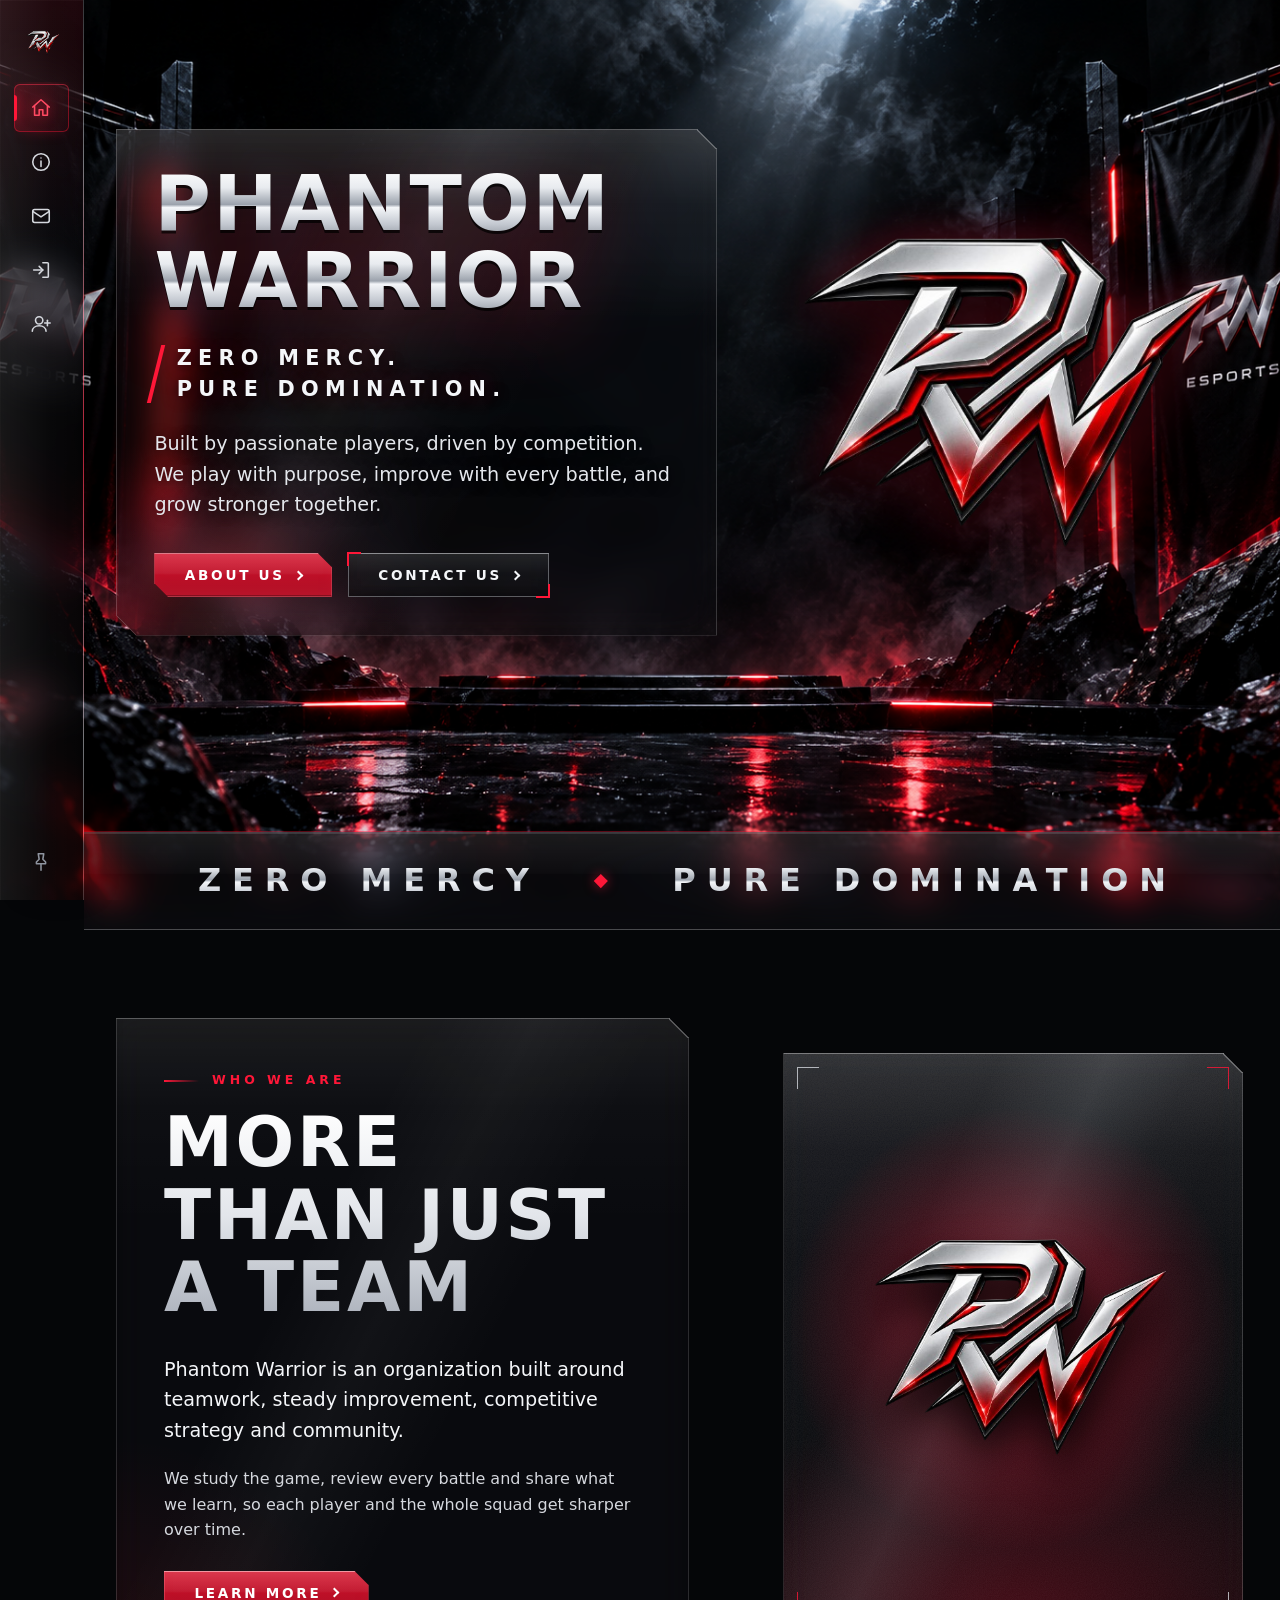
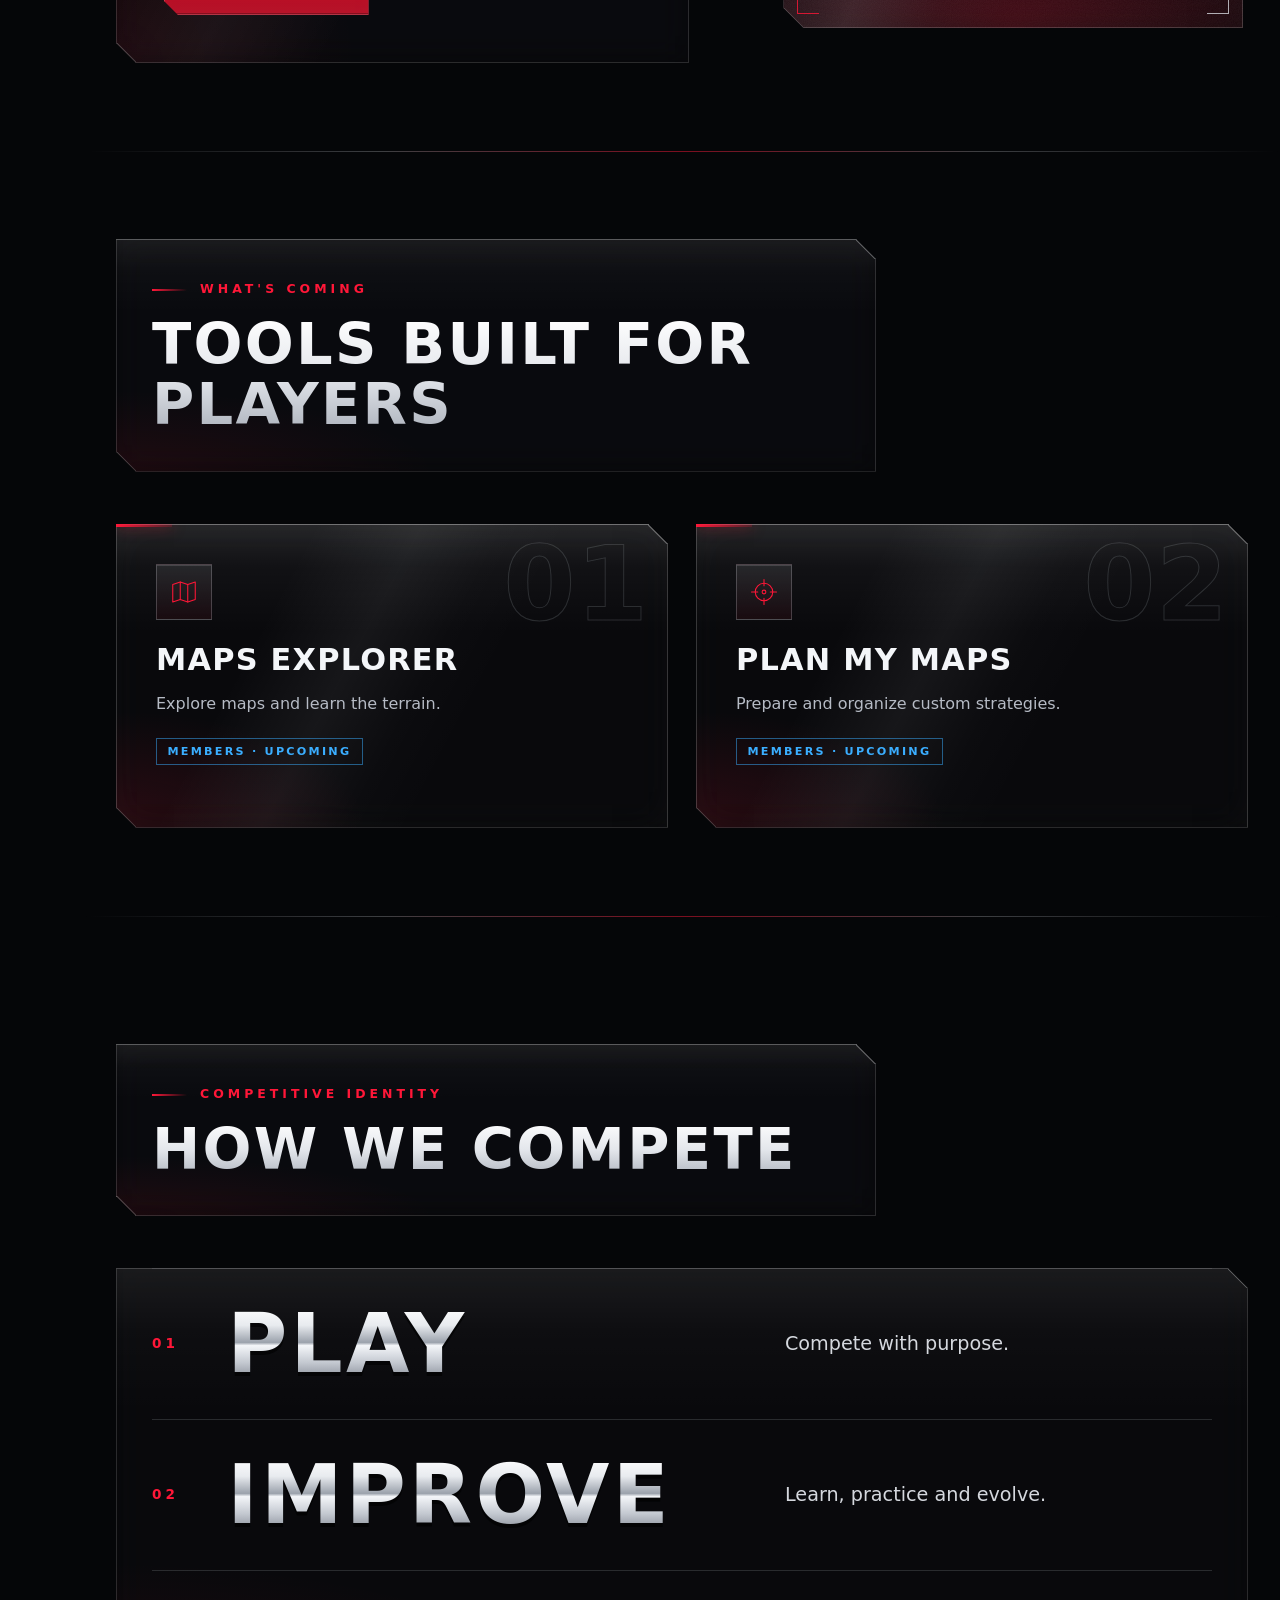
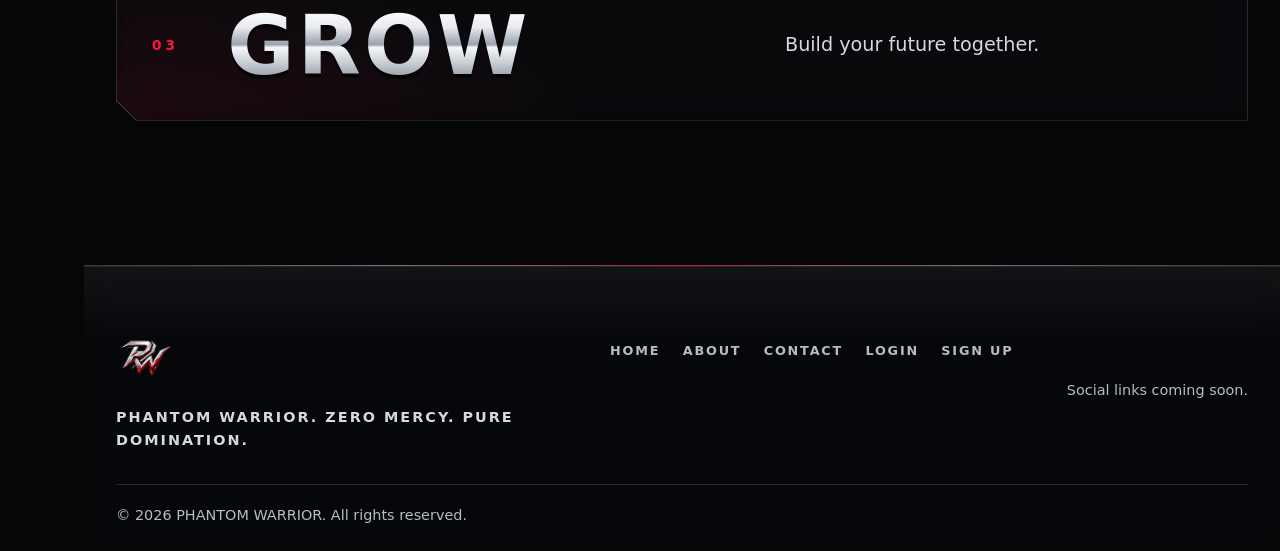
<file: index.html>
<!DOCTYPE html>
<html lang="en">
<head>
  <meta charset="UTF-8">
  <meta name="viewport" content="width=device-width, initial-scale=1">
  <title>PHANTOM WARRIOR</title>
  <meta name="description" content="PHANTOM WARRIOR — ZERO MERCY. PURE DOMINATION.">
  <script>document.documentElement.classList.add("js");try{if(localStorage.getItem("pw-nav-pinned")==="1")document.documentElement.classList.add("nav-pinned")}catch(e){}</script>
  <link rel="preload" as="image" href="assets/images/backgrounds/pw-background.png">
  <link rel="stylesheet" href="assets/css/style.css">
  <link rel="stylesheet" href="assets/css/components.css">
  <link rel="stylesheet" href="assets/css/responsive.css">
  <link rel="icon" href="assets/images/logo/favicon.ico" sizes="16x16 32x32 48x48">
  <link rel="apple-touch-icon" sizes="180x180" href="assets/images/logo/apple-touch-icon.png">
</head>
<body class="home">
  <a class="skip" href="#main">Skip to content</a>
  <header class="site-header">
    <nav class="container nav" aria-label="Main">
      <a class="brand" href="index.html"><img src="assets/images/logo/pw-primary-logo.png" alt="" width="36" height="36"><span class="nav-label">PHANTOM <span>WARRIOR</span></span></a>
      <button class="nav-toggle" aria-expanded="false" aria-controls="nav-list">Menu</button>
      <ul class="nav-list" id="nav-list">
        <li><a href="index.html"><svg class="nav-icon" viewBox="0 0 24 24" aria-hidden="true" focusable="false"><path d="M3 11l9-8 9 8"/><path d="M5 10v10h5v-6h4v6h5V10"/></svg><span class="nav-label">Home</span></a></li>
        <li><a href="about.html"><svg class="nav-icon" viewBox="0 0 24 24" aria-hidden="true" focusable="false"><circle cx="12" cy="12" r="9"/><path d="M12 11v6"/><path d="M12 7.6v.01"/></svg><span class="nav-label">About</span></a></li>
        <li><a href="contact.html"><svg class="nav-icon" viewBox="0 0 24 24" aria-hidden="true" focusable="false"><rect x="3" y="5" width="18" height="14" rx="2"/><path d="M3 7l9 6 9-6"/></svg><span class="nav-label">Contact</span></a></li>
        <li><a href="login.html"><svg class="nav-icon" viewBox="0 0 24 24" aria-hidden="true" focusable="false"><path d="M14 4h5a1 1 0 0 1 1 1v14a1 1 0 0 1-1 1h-5"/><path d="M10 8l4 4-4 4"/><path d="M14 12H4"/></svg><span class="nav-label">Login</span></a></li>
        <li><a href="register.html"><svg class="nav-icon" viewBox="0 0 24 24" aria-hidden="true" focusable="false"><circle cx="10" cy="8" r="4"/><path d="M2.5 20c0-3.8 3.4-6 7.5-6s7.5 2.2 7.5 6"/><path d="M19 8v6"/><path d="M16 11h6"/></svg><span class="nav-label">Sign Up</span></a></li>
      </ul>
    </nav>
  </header>
  <main id="main">
    <!-- A. HERO -->
    <section class="hero" aria-labelledby="hero-title">
      <div class="hero-bg" aria-hidden="true">
        <div id="sparks"></div>
      </div>
      <div class="container hero-grid">
        <div class="hero-copy">
          <h1 id="hero-title"><span class="line">PHANTOM</span> <span class="line">WARRIOR</span></h1>
          <p class="tagline"><span>ZERO MERCY.</span> <span>PURE DOMINATION.</span></p>
          <p class="lead">Built by passionate players, driven by competition. We play with purpose, improve with every battle, and grow stronger together.</p>
          <div class="hero-actions"><a class="btn" href="about.html">About Us</a><a class="btn btn-ghost" href="contact.html">Contact Us</a></div>
        </div>
        <div class="hero-emblem"><img src="assets/images/logo/pw-primary-logo.png" alt="PHANTOM WARRIOR logo" width="500" height="500"></div>
      </div>
    </section>

    <div class="strip" aria-hidden="true"><span>Zero Mercy</span><i></i><span>Pure Domination</span></div>

    <!-- B. ABOUT -->
    <section class="section" id="about" aria-labelledby="about-title">
      <div class="container split">
        <div class="reveal">
          <span class="eyebrow">Who we are</span>
          <h2 id="about-title">More than just a team</h2>
          <p>Phantom Warrior is an organization built around teamwork, steady improvement, competitive strategy and community.</p>
          <p>We study the game, review every battle and share what we learn, so each player and the whole squad get sharper over time.</p>
          <a class="btn" href="about.html">Learn More</a>
        </div>
        <div class="visual-panel reveal" style="--d:.15s" aria-hidden="true"><img src="assets/images/logo/pw-primary-logo.png" alt="" width="500" height="500"></div>
      </div>
    </section>

    <!-- C. FEATURES -->
    <section class="section band" id="features" aria-labelledby="feat-title">
      <div class="container">
        <div class="section-head reveal"><span class="eyebrow">What's coming</span><h2 id="feat-title">Tools built for players</h2></div>
        <div class="grid-2">
          <article class="panel reveal"><div class="icon"><svg viewBox="0 0 48 48" aria-hidden="true"><path d="M6 12l12-4 12 4 12-4v28l-12 4-12-4-12 4z"/><path d="M18 8v28M30 12v28"/></svg></div><h3>Maps Explorer</h3><p>Explore maps and learn the terrain.</p><span class="badge">Members · Upcoming</span></article>
          <article class="panel reveal" style="--d:.1s"><div class="icon"><svg viewBox="0 0 48 48" aria-hidden="true"><circle cx="24" cy="24" r="14"/><path d="M24 4v10M24 34v10M4 24h10M34 24h10"/><circle cx="24" cy="24" r="3"/></svg></div><h3>Plan My Maps</h3><p>Prepare and organize custom strategies.</p><span class="badge">Members · Upcoming</span></article>
        </div>
      </div>
    </section>

    <!-- D. COMPETITIVE IDENTITY -->
    <section class="identity" aria-labelledby="id-title">
      <div class="container">
        <div class="section-head reveal"><span class="eyebrow">Competitive identity</span><h2 id="id-title">How we compete</h2></div>
        <div class="grid-3">
          <div class="pillar reveal"><h3 class="metal">Play</h3><p>Compete with purpose.</p></div>
          <div class="pillar reveal" style="--d:.12s"><h3 class="metal">Improve</h3><p>Learn, practice and evolve.</p></div>
          <div class="pillar reveal" style="--d:.24s"><h3 class="metal">Grow</h3><p>Build your future together.</p></div>
        </div>
      </div>
    </section>

  </main>
  <footer class="site-footer">
    <div class="container">
      <div class="footer-top">
        <div class="footer-brand">
          <img src="assets/images/logo/pw-primary-logo.png" alt="" width="48" height="48">
          <p>PHANTOM WARRIOR. ZERO MERCY. PURE DOMINATION.</p>
        </div>
        <ul class="footer-links"><li><a href="index.html">Home</a></li>
<li><a href="about.html">About</a></li>
<li><a href="contact.html">Contact</a></li>
<li><a href="login.html">Login</a></li>
<li><a href="register.html">Sign Up</a></li></ul>
        <div class="footer-social" id="footer-social"><span>Social links coming soon.</span></div>
      </div>
      <div class="footer-bottom">&copy; <span id="year">2026</span> PHANTOM WARRIOR. All rights reserved.</div>
    </div>
  </footer>
  <script src="assets/js/config.js"></script>
  <script src="assets/js/navigation.js"></script>
  <script src="assets/js/main.js"></script>
</body>
</html>
</file>
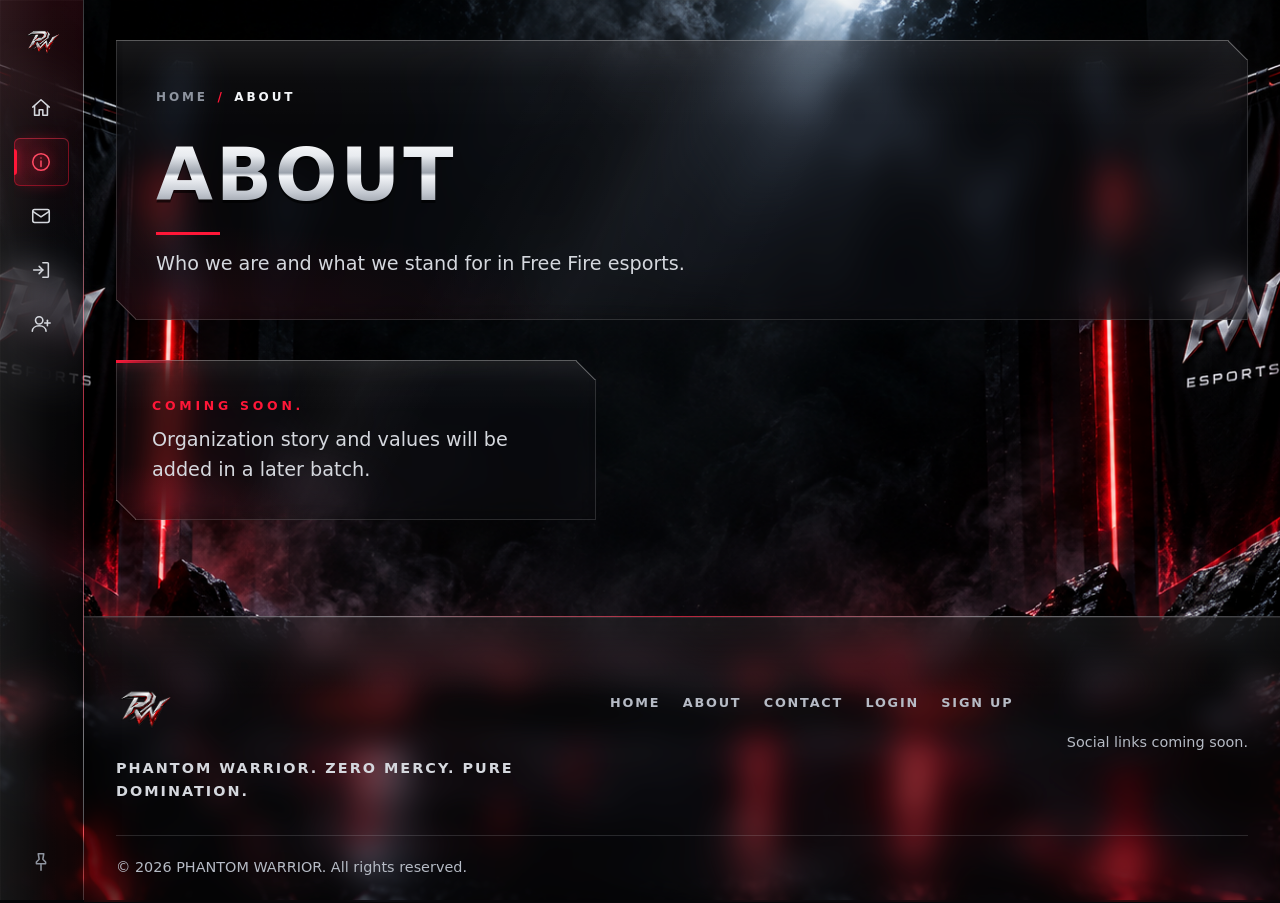
<file: about.html>
<!DOCTYPE html>
<html lang="en">
<head>
  <meta charset="UTF-8">
  <meta name="viewport" content="width=device-width, initial-scale=1">
  <title>About | PHANTOM WARRIOR</title>
  <meta name="description" content="PHANTOM WARRIOR — Free Fire esports organization.">
  <script>document.documentElement.classList.add("js");try{if(localStorage.getItem("pw-nav-pinned")==="1")document.documentElement.classList.add("nav-pinned")}catch(e){}</script>
  <link rel="preload" as="image" href="assets/images/backgrounds/pw-background.png">
  <link rel="stylesheet" href="assets/css/style.css">
  <link rel="stylesheet" href="assets/css/components.css">
  <link rel="stylesheet" href="assets/css/responsive.css">
  <link rel="icon" href="assets/images/logo/favicon.ico" sizes="16x16 32x32 48x48">
  <link rel="apple-touch-icon" sizes="180x180" href="assets/images/logo/apple-touch-icon.png">
</head>
<body>
  <a class="skip" href="#main">Skip to content</a>
  <header class="site-header">
    <nav class="container nav" aria-label="Main">
      <a class="brand" href="index.html"><img src="assets/images/logo/pw-primary-logo.png" alt="" width="36" height="36"><span class="nav-label">PHANTOM <span>WARRIOR</span></span></a>
      <button class="nav-toggle" aria-expanded="false" aria-controls="nav-list">Menu</button>
      <ul class="nav-list" id="nav-list">
        <li><a href="index.html"><svg class="nav-icon" viewBox="0 0 24 24" aria-hidden="true" focusable="false"><path d="M3 11l9-8 9 8"/><path d="M5 10v10h5v-6h4v6h5V10"/></svg><span class="nav-label">Home</span></a></li>
        <li><a href="about.html"><svg class="nav-icon" viewBox="0 0 24 24" aria-hidden="true" focusable="false"><circle cx="12" cy="12" r="9"/><path d="M12 11v6"/><path d="M12 7.6v.01"/></svg><span class="nav-label">About</span></a></li>
        <li><a href="contact.html"><svg class="nav-icon" viewBox="0 0 24 24" aria-hidden="true" focusable="false"><rect x="3" y="5" width="18" height="14" rx="2"/><path d="M3 7l9 6 9-6"/></svg><span class="nav-label">Contact</span></a></li>
        <li><a href="login.html"><svg class="nav-icon" viewBox="0 0 24 24" aria-hidden="true" focusable="false"><path d="M14 4h5a1 1 0 0 1 1 1v14a1 1 0 0 1-1 1h-5"/><path d="M10 8l4 4-4 4"/><path d="M14 12H4"/></svg><span class="nav-label">Login</span></a></li>
        <li><a href="register.html"><svg class="nav-icon" viewBox="0 0 24 24" aria-hidden="true" focusable="false"><circle cx="10" cy="8" r="4"/><path d="M2.5 20c0-3.8 3.4-6 7.5-6s7.5 2.2 7.5 6"/><path d="M19 8v6"/><path d="M16 11h6"/></svg><span class="nav-label">Sign Up</span></a></li>
      </ul>
    </nav>
  </header>
  <main id="main">
    <section class="page-head"><div class="container"><nav class="crumbs" aria-label="Breadcrumb"><a href="index.html">Home</a><span aria-hidden="true">/</span><span aria-current="page">About</span></nav><h1 class="metal">About</h1><p>Who we are and what we stand for in Free Fire esports.</p></div></section>
    <section class="section section-inner"><div class="container notice-grid"><div class="placeholder"><strong>Coming soon.</strong> Organization story and values will be added in a later batch.</div></div></section>
  </main>
  <footer class="site-footer">
    <div class="container">
      <div class="footer-top">
        <div class="footer-brand">
          <img src="assets/images/logo/pw-primary-logo.png" alt="" width="48" height="48">
          <p>PHANTOM WARRIOR. ZERO MERCY. PURE DOMINATION.</p>
        </div>
        <ul class="footer-links"><li><a href="index.html">Home</a></li>
<li><a href="about.html">About</a></li>
<li><a href="contact.html">Contact</a></li>
<li><a href="login.html">Login</a></li>
<li><a href="register.html">Sign Up</a></li></ul>
        <div class="footer-social" id="footer-social"><span>Social links coming soon.</span></div>
      </div>
      <div class="footer-bottom">&copy; <span id="year">2026</span> PHANTOM WARRIOR. All rights reserved.</div>
    </div>
  </footer>
  <script src="assets/js/config.js"></script>
  <script src="assets/js/navigation.js"></script>
  <script src="assets/js/main.js"></script>
</body>
</html>
</file>
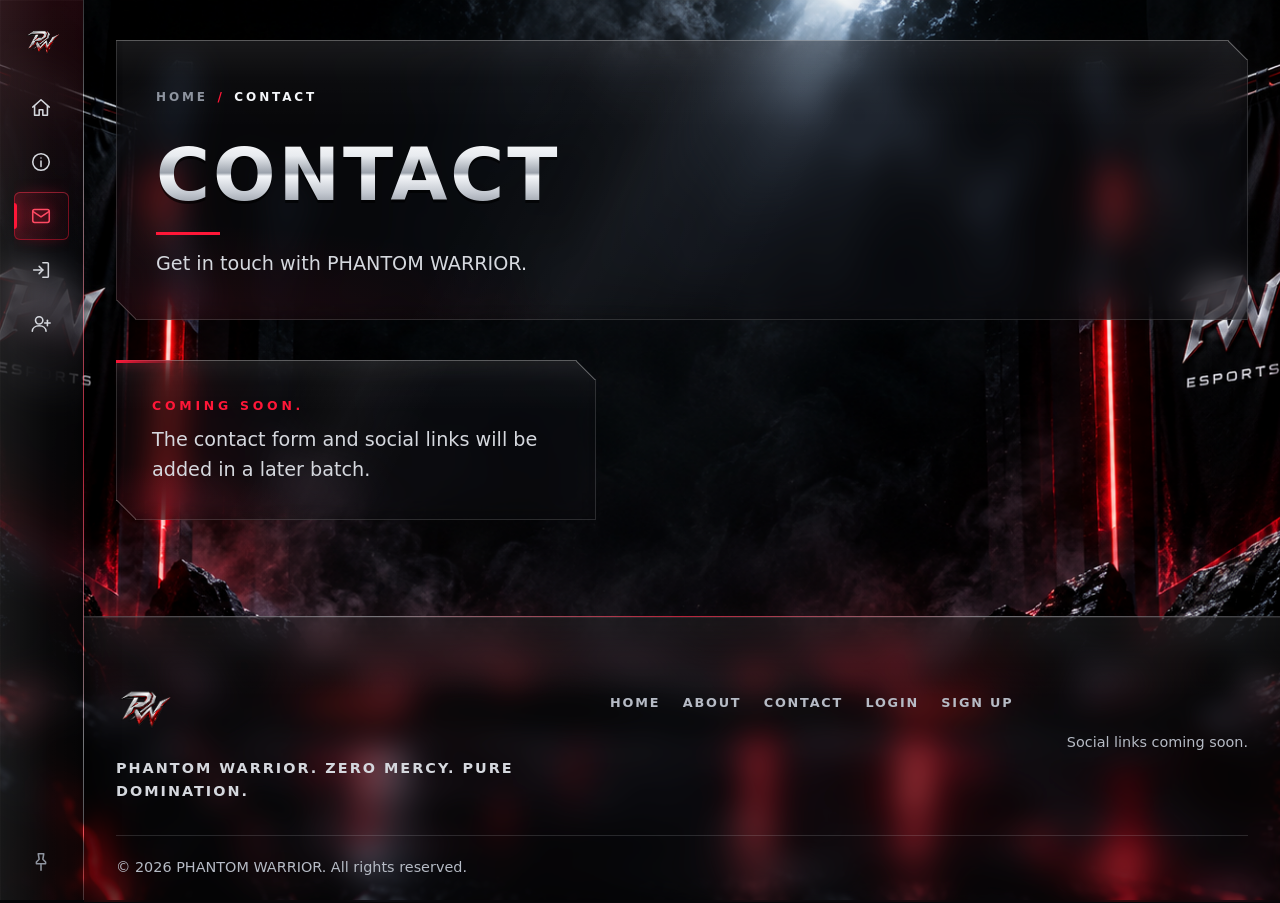
<file: contact.html>
<!DOCTYPE html>
<html lang="en">
<head>
  <meta charset="UTF-8">
  <meta name="viewport" content="width=device-width, initial-scale=1">
  <title>Contact | PHANTOM WARRIOR</title>
  <meta name="description" content="PHANTOM WARRIOR — Free Fire esports organization.">
  <script>document.documentElement.classList.add("js");try{if(localStorage.getItem("pw-nav-pinned")==="1")document.documentElement.classList.add("nav-pinned")}catch(e){}</script>
  <link rel="preload" as="image" href="assets/images/backgrounds/pw-background.png">
  <link rel="stylesheet" href="assets/css/style.css">
  <link rel="stylesheet" href="assets/css/components.css">
  <link rel="stylesheet" href="assets/css/responsive.css">
  <link rel="icon" href="assets/images/logo/favicon.ico" sizes="16x16 32x32 48x48">
  <link rel="apple-touch-icon" sizes="180x180" href="assets/images/logo/apple-touch-icon.png">
</head>
<body>
  <a class="skip" href="#main">Skip to content</a>
  <header class="site-header">
    <nav class="container nav" aria-label="Main">
      <a class="brand" href="index.html"><img src="assets/images/logo/pw-primary-logo.png" alt="" width="36" height="36"><span class="nav-label">PHANTOM <span>WARRIOR</span></span></a>
      <button class="nav-toggle" aria-expanded="false" aria-controls="nav-list">Menu</button>
      <ul class="nav-list" id="nav-list">
        <li><a href="index.html"><svg class="nav-icon" viewBox="0 0 24 24" aria-hidden="true" focusable="false"><path d="M3 11l9-8 9 8"/><path d="M5 10v10h5v-6h4v6h5V10"/></svg><span class="nav-label">Home</span></a></li>
        <li><a href="about.html"><svg class="nav-icon" viewBox="0 0 24 24" aria-hidden="true" focusable="false"><circle cx="12" cy="12" r="9"/><path d="M12 11v6"/><path d="M12 7.6v.01"/></svg><span class="nav-label">About</span></a></li>
        <li><a href="contact.html"><svg class="nav-icon" viewBox="0 0 24 24" aria-hidden="true" focusable="false"><rect x="3" y="5" width="18" height="14" rx="2"/><path d="M3 7l9 6 9-6"/></svg><span class="nav-label">Contact</span></a></li>
        <li><a href="login.html"><svg class="nav-icon" viewBox="0 0 24 24" aria-hidden="true" focusable="false"><path d="M14 4h5a1 1 0 0 1 1 1v14a1 1 0 0 1-1 1h-5"/><path d="M10 8l4 4-4 4"/><path d="M14 12H4"/></svg><span class="nav-label">Login</span></a></li>
        <li><a href="register.html"><svg class="nav-icon" viewBox="0 0 24 24" aria-hidden="true" focusable="false"><circle cx="10" cy="8" r="4"/><path d="M2.5 20c0-3.8 3.4-6 7.5-6s7.5 2.2 7.5 6"/><path d="M19 8v6"/><path d="M16 11h6"/></svg><span class="nav-label">Sign Up</span></a></li>
      </ul>
    </nav>
  </header>
  <main id="main">
    <section class="page-head"><div class="container"><nav class="crumbs" aria-label="Breadcrumb"><a href="index.html">Home</a><span aria-hidden="true">/</span><span aria-current="page">Contact</span></nav><h1 class="metal">Contact</h1><p>Get in touch with PHANTOM WARRIOR.</p></div></section>
    <section class="section section-inner"><div class="container notice-grid"><div class="placeholder"><strong>Coming soon.</strong> The contact form and social links will be added in a later batch.</div></div></section>
  </main>
  <footer class="site-footer">
    <div class="container">
      <div class="footer-top">
        <div class="footer-brand">
          <img src="assets/images/logo/pw-primary-logo.png" alt="" width="48" height="48">
          <p>PHANTOM WARRIOR. ZERO MERCY. PURE DOMINATION.</p>
        </div>
        <ul class="footer-links"><li><a href="index.html">Home</a></li>
<li><a href="about.html">About</a></li>
<li><a href="contact.html">Contact</a></li>
<li><a href="login.html">Login</a></li>
<li><a href="register.html">Sign Up</a></li></ul>
        <div class="footer-social" id="footer-social"><span>Social links coming soon.</span></div>
      </div>
      <div class="footer-bottom">&copy; <span id="year">2026</span> PHANTOM WARRIOR. All rights reserved.</div>
    </div>
  </footer>
  <script src="assets/js/config.js"></script>
  <script src="assets/js/navigation.js"></script>
  <script src="assets/js/main.js"></script>
</body>
</html>
</file>
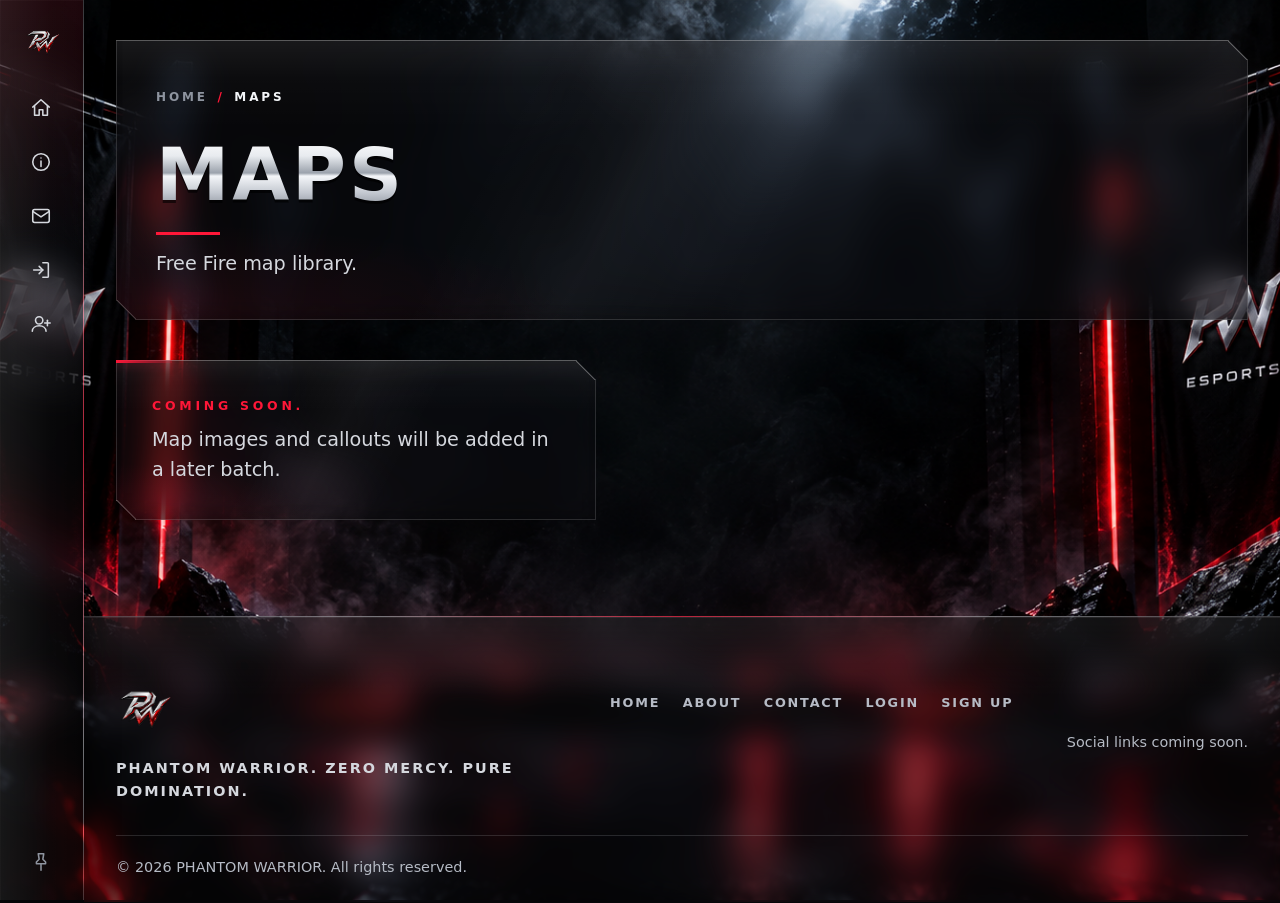
<file: maps.html>
<!DOCTYPE html>
<html lang="en">
<head>
  <meta charset="UTF-8">
  <meta name="viewport" content="width=device-width, initial-scale=1">
  <title>Maps | PHANTOM WARRIOR</title>
  <meta name="description" content="PHANTOM WARRIOR — Free Fire esports organization.">
  <script>document.documentElement.classList.add("js");try{if(localStorage.getItem("pw-nav-pinned")==="1")document.documentElement.classList.add("nav-pinned")}catch(e){}</script>
  <link rel="preload" as="image" href="assets/images/backgrounds/pw-background.png">
  <link rel="stylesheet" href="assets/css/style.css">
  <link rel="stylesheet" href="assets/css/components.css">
  <link rel="stylesheet" href="assets/css/responsive.css">
  <link rel="icon" href="assets/images/logo/favicon.ico" sizes="16x16 32x32 48x48">
  <link rel="apple-touch-icon" sizes="180x180" href="assets/images/logo/apple-touch-icon.png">
</head>
<body>
  <a class="skip" href="#main">Skip to content</a>
  <header class="site-header">
    <nav class="container nav" aria-label="Main">
      <a class="brand" href="index.html"><img src="assets/images/logo/pw-primary-logo.png" alt="" width="36" height="36"><span class="nav-label">PHANTOM <span>WARRIOR</span></span></a>
      <button class="nav-toggle" aria-expanded="false" aria-controls="nav-list">Menu</button>
      <ul class="nav-list" id="nav-list">
        <li><a href="index.html"><svg class="nav-icon" viewBox="0 0 24 24" aria-hidden="true" focusable="false"><path d="M3 11l9-8 9 8"/><path d="M5 10v10h5v-6h4v6h5V10"/></svg><span class="nav-label">Home</span></a></li>
        <li><a href="about.html"><svg class="nav-icon" viewBox="0 0 24 24" aria-hidden="true" focusable="false"><circle cx="12" cy="12" r="9"/><path d="M12 11v6"/><path d="M12 7.6v.01"/></svg><span class="nav-label">About</span></a></li>
        <li><a href="contact.html"><svg class="nav-icon" viewBox="0 0 24 24" aria-hidden="true" focusable="false"><rect x="3" y="5" width="18" height="14" rx="2"/><path d="M3 7l9 6 9-6"/></svg><span class="nav-label">Contact</span></a></li>
        <li><a href="login.html"><svg class="nav-icon" viewBox="0 0 24 24" aria-hidden="true" focusable="false"><path d="M14 4h5a1 1 0 0 1 1 1v14a1 1 0 0 1-1 1h-5"/><path d="M10 8l4 4-4 4"/><path d="M14 12H4"/></svg><span class="nav-label">Login</span></a></li>
        <li><a href="register.html"><svg class="nav-icon" viewBox="0 0 24 24" aria-hidden="true" focusable="false"><circle cx="10" cy="8" r="4"/><path d="M2.5 20c0-3.8 3.4-6 7.5-6s7.5 2.2 7.5 6"/><path d="M19 8v6"/><path d="M16 11h6"/></svg><span class="nav-label">Sign Up</span></a></li>
      </ul>
    </nav>
  </header>
  <main id="main">
    <section class="page-head"><div class="container"><nav class="crumbs" aria-label="Breadcrumb"><a href="index.html">Home</a><span aria-hidden="true">/</span><span aria-current="page">Maps</span></nav><h1 class="metal">Maps</h1><p>Free Fire map library.</p></div></section>
    <section class="section section-inner"><div class="container notice-grid"><div class="placeholder"><strong>Coming soon.</strong> Map images and callouts will be added in a later batch.</div></div></section>
  </main>
  <footer class="site-footer">
    <div class="container">
      <div class="footer-top">
        <div class="footer-brand">
          <img src="assets/images/logo/pw-primary-logo.png" alt="" width="48" height="48">
          <p>PHANTOM WARRIOR. ZERO MERCY. PURE DOMINATION.</p>
        </div>
        <ul class="footer-links"><li><a href="index.html">Home</a></li>
<li><a href="about.html">About</a></li>
<li><a href="contact.html">Contact</a></li>
<li><a href="login.html">Login</a></li>
<li><a href="register.html">Sign Up</a></li></ul>
        <div class="footer-social" id="footer-social"><span>Social links coming soon.</span></div>
      </div>
      <div class="footer-bottom">&copy; <span id="year">2026</span> PHANTOM WARRIOR. All rights reserved.</div>
    </div>
  </footer>
  <script src="assets/js/config.js"></script>
  <script src="assets/js/navigation.js"></script>
  <script src="assets/js/main.js"></script>
</body>
</html>
</file>
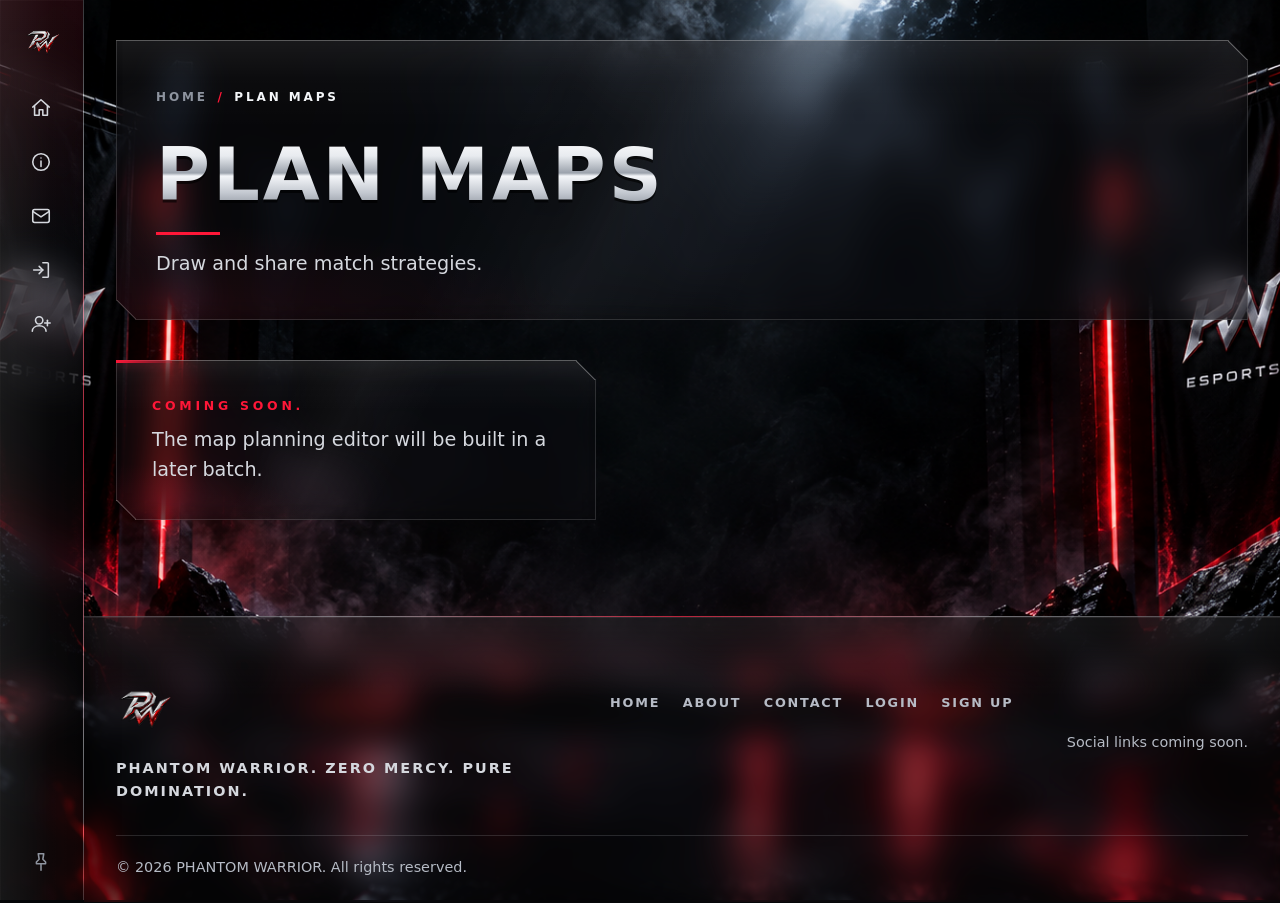
<file: plan-maps.html>
<!DOCTYPE html>
<html lang="en">
<head>
  <meta charset="UTF-8">
  <meta name="viewport" content="width=device-width, initial-scale=1">
  <title>Plan Maps | PHANTOM WARRIOR</title>
  <meta name="description" content="PHANTOM WARRIOR — Free Fire esports organization.">
  <script>document.documentElement.classList.add("js");try{if(localStorage.getItem("pw-nav-pinned")==="1")document.documentElement.classList.add("nav-pinned")}catch(e){}</script>
  <link rel="preload" as="image" href="assets/images/backgrounds/pw-background.png">
  <link rel="stylesheet" href="assets/css/style.css">
  <link rel="stylesheet" href="assets/css/components.css">
  <link rel="stylesheet" href="assets/css/responsive.css">
  <link rel="icon" href="assets/images/logo/favicon.ico" sizes="16x16 32x32 48x48">
  <link rel="apple-touch-icon" sizes="180x180" href="assets/images/logo/apple-touch-icon.png">
</head>
<body>
  <a class="skip" href="#main">Skip to content</a>
  <header class="site-header">
    <nav class="container nav" aria-label="Main">
      <a class="brand" href="index.html"><img src="assets/images/logo/pw-primary-logo.png" alt="" width="36" height="36"><span class="nav-label">PHANTOM <span>WARRIOR</span></span></a>
      <button class="nav-toggle" aria-expanded="false" aria-controls="nav-list">Menu</button>
      <ul class="nav-list" id="nav-list">
        <li><a href="index.html"><svg class="nav-icon" viewBox="0 0 24 24" aria-hidden="true" focusable="false"><path d="M3 11l9-8 9 8"/><path d="M5 10v10h5v-6h4v6h5V10"/></svg><span class="nav-label">Home</span></a></li>
        <li><a href="about.html"><svg class="nav-icon" viewBox="0 0 24 24" aria-hidden="true" focusable="false"><circle cx="12" cy="12" r="9"/><path d="M12 11v6"/><path d="M12 7.6v.01"/></svg><span class="nav-label">About</span></a></li>
        <li><a href="contact.html"><svg class="nav-icon" viewBox="0 0 24 24" aria-hidden="true" focusable="false"><rect x="3" y="5" width="18" height="14" rx="2"/><path d="M3 7l9 6 9-6"/></svg><span class="nav-label">Contact</span></a></li>
        <li><a href="login.html"><svg class="nav-icon" viewBox="0 0 24 24" aria-hidden="true" focusable="false"><path d="M14 4h5a1 1 0 0 1 1 1v14a1 1 0 0 1-1 1h-5"/><path d="M10 8l4 4-4 4"/><path d="M14 12H4"/></svg><span class="nav-label">Login</span></a></li>
        <li><a href="register.html"><svg class="nav-icon" viewBox="0 0 24 24" aria-hidden="true" focusable="false"><circle cx="10" cy="8" r="4"/><path d="M2.5 20c0-3.8 3.4-6 7.5-6s7.5 2.2 7.5 6"/><path d="M19 8v6"/><path d="M16 11h6"/></svg><span class="nav-label">Sign Up</span></a></li>
      </ul>
    </nav>
  </header>
  <main id="main">
    <section class="page-head"><div class="container"><nav class="crumbs" aria-label="Breadcrumb"><a href="index.html">Home</a><span aria-hidden="true">/</span><span aria-current="page">Plan Maps</span></nav><h1 class="metal">Plan Maps</h1><p>Draw and share match strategies.</p></div></section>
    <section class="section section-inner"><div class="container notice-grid"><div class="placeholder"><strong>Coming soon.</strong> The map planning editor will be built in a later batch.</div></div></section>
  </main>
  <footer class="site-footer">
    <div class="container">
      <div class="footer-top">
        <div class="footer-brand">
          <img src="assets/images/logo/pw-primary-logo.png" alt="" width="48" height="48">
          <p>PHANTOM WARRIOR. ZERO MERCY. PURE DOMINATION.</p>
        </div>
        <ul class="footer-links"><li><a href="index.html">Home</a></li>
<li><a href="about.html">About</a></li>
<li><a href="contact.html">Contact</a></li>
<li><a href="login.html">Login</a></li>
<li><a href="register.html">Sign Up</a></li></ul>
        <div class="footer-social" id="footer-social"><span>Social links coming soon.</span></div>
      </div>
      <div class="footer-bottom">&copy; <span id="year">2026</span> PHANTOM WARRIOR. All rights reserved.</div>
    </div>
  </footer>
  <script src="assets/js/config.js"></script>
  <script src="assets/js/navigation.js"></script>
  <script src="assets/js/main.js"></script>
</body>
</html>
</file>
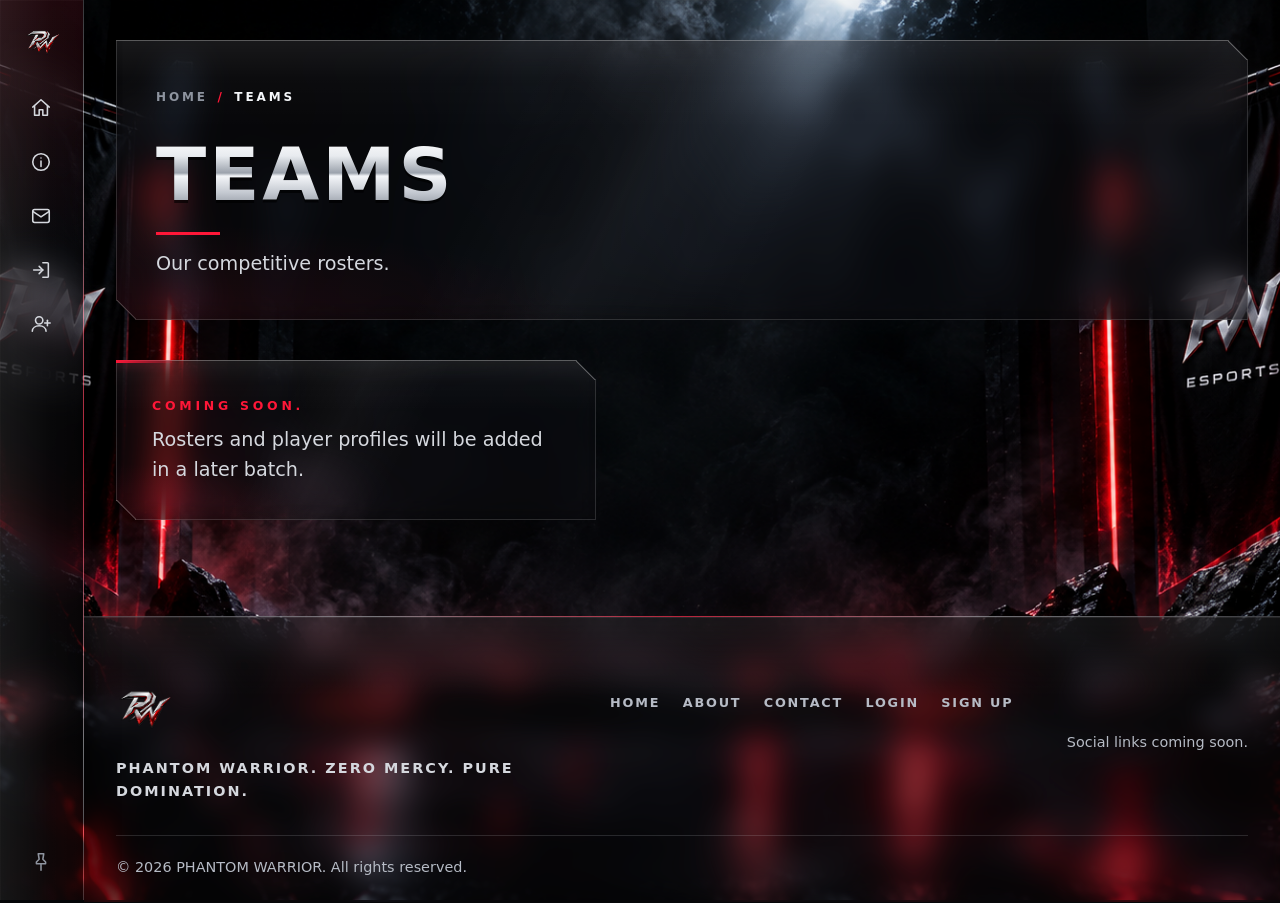
<file: teams.html>
<!DOCTYPE html>
<html lang="en">
<head>
  <meta charset="UTF-8">
  <meta name="viewport" content="width=device-width, initial-scale=1">
  <title>Teams | PHANTOM WARRIOR</title>
  <meta name="description" content="PHANTOM WARRIOR — Free Fire esports organization.">
  <script>document.documentElement.classList.add("js");try{if(localStorage.getItem("pw-nav-pinned")==="1")document.documentElement.classList.add("nav-pinned")}catch(e){}</script>
  <link rel="preload" as="image" href="assets/images/backgrounds/pw-background.png">
  <link rel="stylesheet" href="assets/css/style.css">
  <link rel="stylesheet" href="assets/css/components.css">
  <link rel="stylesheet" href="assets/css/responsive.css">
  <link rel="icon" href="assets/images/logo/favicon.ico" sizes="16x16 32x32 48x48">
  <link rel="apple-touch-icon" sizes="180x180" href="assets/images/logo/apple-touch-icon.png">
</head>
<body>
  <a class="skip" href="#main">Skip to content</a>
  <header class="site-header">
    <nav class="container nav" aria-label="Main">
      <a class="brand" href="index.html"><img src="assets/images/logo/pw-primary-logo.png" alt="" width="36" height="36"><span class="nav-label">PHANTOM <span>WARRIOR</span></span></a>
      <button class="nav-toggle" aria-expanded="false" aria-controls="nav-list">Menu</button>
      <ul class="nav-list" id="nav-list">
        <li><a href="index.html"><svg class="nav-icon" viewBox="0 0 24 24" aria-hidden="true" focusable="false"><path d="M3 11l9-8 9 8"/><path d="M5 10v10h5v-6h4v6h5V10"/></svg><span class="nav-label">Home</span></a></li>
        <li><a href="about.html"><svg class="nav-icon" viewBox="0 0 24 24" aria-hidden="true" focusable="false"><circle cx="12" cy="12" r="9"/><path d="M12 11v6"/><path d="M12 7.6v.01"/></svg><span class="nav-label">About</span></a></li>
        <li><a href="contact.html"><svg class="nav-icon" viewBox="0 0 24 24" aria-hidden="true" focusable="false"><rect x="3" y="5" width="18" height="14" rx="2"/><path d="M3 7l9 6 9-6"/></svg><span class="nav-label">Contact</span></a></li>
        <li><a href="login.html"><svg class="nav-icon" viewBox="0 0 24 24" aria-hidden="true" focusable="false"><path d="M14 4h5a1 1 0 0 1 1 1v14a1 1 0 0 1-1 1h-5"/><path d="M10 8l4 4-4 4"/><path d="M14 12H4"/></svg><span class="nav-label">Login</span></a></li>
        <li><a href="register.html"><svg class="nav-icon" viewBox="0 0 24 24" aria-hidden="true" focusable="false"><circle cx="10" cy="8" r="4"/><path d="M2.5 20c0-3.8 3.4-6 7.5-6s7.5 2.2 7.5 6"/><path d="M19 8v6"/><path d="M16 11h6"/></svg><span class="nav-label">Sign Up</span></a></li>
      </ul>
    </nav>
  </header>
  <main id="main">
    <section class="page-head"><div class="container"><nav class="crumbs" aria-label="Breadcrumb"><a href="index.html">Home</a><span aria-hidden="true">/</span><span aria-current="page">Teams</span></nav><h1 class="metal">Teams</h1><p>Our competitive rosters.</p></div></section>
    <section class="section section-inner"><div class="container notice-grid"><div class="placeholder"><strong>Coming soon.</strong> Rosters and player profiles will be added in a later batch.</div></div></section>
  </main>
  <footer class="site-footer">
    <div class="container">
      <div class="footer-top">
        <div class="footer-brand">
          <img src="assets/images/logo/pw-primary-logo.png" alt="" width="48" height="48">
          <p>PHANTOM WARRIOR. ZERO MERCY. PURE DOMINATION.</p>
        </div>
        <ul class="footer-links"><li><a href="index.html">Home</a></li>
<li><a href="about.html">About</a></li>
<li><a href="contact.html">Contact</a></li>
<li><a href="login.html">Login</a></li>
<li><a href="register.html">Sign Up</a></li></ul>
        <div class="footer-social" id="footer-social"><span>Social links coming soon.</span></div>
      </div>
      <div class="footer-bottom">&copy; <span id="year">2026</span> PHANTOM WARRIOR. All rights reserved.</div>
    </div>
  </footer>
  <script src="assets/js/config.js"></script>
  <script src="assets/js/navigation.js"></script>
  <script src="assets/js/main.js"></script>
</body>
</html>
</file>
<file: assets/css/style.css>
/* PHANTOM WARRIOR — base: design tokens, typography, layout primitives.
   Theme changes: edit the variables in :root only. Components use tokens, not raw values. */
/* Display face: uses an installed condensed heavy font when available (no downloads).
   Declared 100-900 so the browser never fakes bold on it; fallback sans fonts get real bold via heading weight. */
@font-face{font-family:"PW Display";src:local("Impact"),local("Haettenschweiler"),local("Anton"),local("Oswald Bold");font-weight:100 900;font-style:normal;font-display:swap}
:root{
  /* Backgrounds */
  --bg:#050608; --bg-2:#111318; --bg-3:#171a21; --panel:#14171d;
  --line:#272b33; --line-strong:#3a3f4a;

  /* Text */
  --silver:#D5D8DE; --silver-hi:#f4f6f9; --muted:#8e949f;

  /* Accents (RGB triplets allow rgba(var(--red-rgb), .2) in components) */
  --red:#FF1738; --red-deep:#c40f2b; --red-hi:#ff4a63; --red-rgb:255,23,56;
  --blue:#3BAEFF; --blue-rgb:59,174,255;

  /* Gradients */
  --grad-metal-soft:linear-gradient(180deg,#fff 0%,#e3e6eb 50%,#aab0ba 100%); /* headings that may wrap */
  --grad-chrome:linear-gradient(180deg,#ffffff 0%,#e8ebef 26%,#9ba2ac 48%,#f4f6f9 52%,#c3c8d0 74%,#7d838d 100%); /* polished-metal horizon */
  --grad-metal:linear-gradient(180deg,#fff 0%,#c9ced6 45%,#6f757f 100%);
  --grad-red:linear-gradient(180deg,#d9122f,var(--red-deep)); /* darker top keeps white button text >= 4.5:1 */
  --grad-panel:linear-gradient(160deg,var(--bg-3),var(--panel));
  --grad-hero:linear-gradient(180deg,#050608 0%,#0a0b10 55%,#170609 100%);

  /* Materials: dark glass, metallic edges, atmosphere */
  /* Glass: the default is the OPAQUE-ish fallback (no backdrop-filter support); the @supports block below thins it to real smoked glass. */
  --glass:rgba(18,18,22,.93); --glass-soft:rgba(18,18,22,.93); --glass-strong:rgba(14,16,21,.95); --glass-bar:rgba(8,9,12,.96); --glass-hero:rgba(14,14,18,.86);
  --blur:0px;
  --edge:rgba(213,216,222,.16); --edge-hi:rgba(213,216,222,.34);
  --edge-red:rgba(var(--red-rgb),.55);
  --edge-silver:rgba(235,238,244,.22); --edge-glass:rgba(255,255,255,.18);
  /* Gloss layers (stack above --glass). Homepage uses the full set; inner pages use the -soft variants. */
  --gloss-top:linear-gradient(180deg,rgba(255,255,255,.11) 0,rgba(255,255,255,.035) 14%,transparent 36%);
  --gloss-top-soft:linear-gradient(180deg,rgba(255,255,255,.07) 0,rgba(255,255,255,.02) 14%,transparent 32%);
  --gloss-diag:linear-gradient(118deg,transparent 28%,rgba(255,255,255,.055) 43%,rgba(255,255,255,.012) 55%,transparent 64%);
  --gloss-diag-soft:linear-gradient(118deg,transparent 34%,rgba(255,255,255,.035) 46%,transparent 60%);
  --gloss-red:radial-gradient(ellipse 65% 55% at 0% 100%,rgba(var(--red-rgb),.14),transparent 70%);
  --gloss-red-soft:radial-gradient(ellipse 60% 50% at 0% 100%,rgba(var(--red-rgb),.09),transparent 70%);
  /* Polished rim: bright top lip, thin silver edge, faint inner glow, soft depth at the base */
  /* clip-path cuts the corners, so a CSS border/outer shadow would be clipped: the 1px edge is an inset ring, and the two cut corners get a drawn diagonal edge (--cut-edge) */
  --cut-edge:linear-gradient(to top right,transparent calc(50% - 1.5px),rgba(255,255,255,.3) calc(50% - .75px),rgba(255,255,255,.3) 50%,transparent calc(50% + .01px)) top right/var(--cut-size) var(--cut-size) no-repeat,linear-gradient(to bottom left,transparent calc(50% - 1.5px),rgba(255,255,255,.22) calc(50% - .75px),rgba(255,255,255,.22) 50%,transparent calc(50% + .01px)) bottom left/var(--cut-size) var(--cut-size) no-repeat;
  --rim-glass:inset 0 1px 0 rgba(255,255,255,.2),inset 0 0 0 1px var(--edge-glass),inset 0 0 40px rgba(255,255,255,.03),inset 0 -26px 34px -28px rgba(0,0,0,.45);
  --rim-glass-hover:inset 0 1px 0 rgba(255,255,255,.3),inset 0 0 0 1px rgba(255,120,135,.45),inset 0 0 40px rgba(255,255,255,.035),inset 0 -26px 34px -22px rgba(var(--red-rgb),.22);
  --rim-glass-soft:inset 0 1px 0 rgba(255,255,255,.16),inset 0 0 0 1px rgba(255,255,255,.14),inset 0 -20px 28px -24px rgba(0,0,0,.45);
  --grad-edge:linear-gradient(90deg,transparent,rgba(213,216,222,.45) 25%,rgba(var(--red-rgb),.8) 50%,rgba(213,216,222,.45) 75%,transparent);
  --vignette:radial-gradient(ellipse 85% 75% at 50% 45%,transparent 45%,rgba(0,0,0,.72) 100%);
  --tex:url("data:image/svg+xml,%3Csvg xmlns='http://www.w3.org/2000/svg' width='260' height='260'%3E%3Cfilter id='n'%3E%3CfeTurbulence type='fractalNoise' baseFrequency='.85' numOctaves='2' stitchTiles='stitch'/%3E%3CfeColorMatrix values='0 0 0 0 1 0 0 0 0 1 0 0 0 0 1 0 0 0 .06 0'/%3E%3C/filter%3E%3Crect width='100%25' height='100%25' filter='url(%23n)'/%3E%3C/svg%3E");

  /* Typography */
  --font-display:"PW Display","Arial Narrow Bold","Segoe UI",system-ui,-apple-system,Roboto,Helvetica,Arial,sans-serif;
  --font-body:"Segoe UI",system-ui,-apple-system,Roboto,Helvetica,Arial,sans-serif;
  --fs-sm:.875rem; --fs-md:1rem; --fs-lg:clamp(1.05rem,1.4vw + .8rem,1.2rem);
  --fs-h1:clamp(2.6rem,9vw,6rem);
  --fs-hero:clamp(2.9rem,6vw,6.4rem);
  --fs-h1-page:clamp(2.2rem,6vw + .5rem,4rem);
  --fs-h2:clamp(2rem,4.6vw,3.6rem);
  --fs-h3:clamp(1.15rem,1vw + 1rem,1.3rem);
  --ls-display:.04em; --ls-wide:.12em;
  --lh-body:1.6; --lh-tight:1.05;

  /* Spacing scale + fluid layout spacing */
  --space-1:.25rem; --space-2:.5rem; --space-3:.75rem; --space-4:1rem;
  --space-5:1.5rem; --space-6:2rem; --space-7:3rem; --space-8:4rem;
  --gutter:clamp(1rem,4vw,2rem);
  --section-y:clamp(3rem,8vw,5.5rem);

  /* Layout */
  --maxw:1180px; --nav-h:68px; --touch:44px;

  /* Borders + radii */
  --radius:2px; --radius-lg:6px;
  --cut-size:clamp(12px,2.2vw,20px);
  --cut:polygon(0 0,calc(100% - var(--cut-size)) 0,100% var(--cut-size),100% 100%,var(--cut-size) 100%,0 calc(100% - var(--cut-size)));

  /* Shadows (kept subtle) */
  --shadow-sm:0 1px 2px rgba(0,0,0,.5);
  --shadow-md:0 10px 30px rgba(0,0,0,.45);
  --ring:inset 0 0 0 1px var(--edge),inset 0 1px 0 rgba(255,255,255,.07);
  --ring-accent:inset 0 0 0 1px var(--edge-red),inset 0 1px 0 rgba(255,255,255,.1);

  /* Motion */
  --ease:cubic-bezier(.2,.7,.2,1);
  --t-fast:.2s; --t-med:.3s; --t-slow:.7s;

  /* Layers */
  --z-header:50; --z-skip:100;
}
@media (min-width:1440px){:root{--maxw:1280px}}

/* Real smoked glass only where backdrop-filter exists; everything else keeps the denser fallback above. */
@supports ((-webkit-backdrop-filter:blur(1px)) or (backdrop-filter:blur(1px))){
  :root{--glass:rgba(18,18,22,.35); --glass-soft:rgba(18,18,22,.42); --glass-strong:rgba(12,14,19,.62); --glass-bar:rgba(10,10,13,.42); --glass-hero:rgba(14,14,18,.3); --blur:16px}
}
@media (max-width:820px){:root{--blur:12px}} /* lighter blur on phones */

*,*::before,*::after{box-sizing:border-box}
html{scroll-behavior:smooth;scroll-padding-top:calc(var(--nav-h) + var(--space-4));-webkit-text-size-adjust:100%;text-size-adjust:100%}
body{margin:0;min-height:100vh;min-height:100dvh;display:flex;flex-direction:column;background:var(--bg);color:var(--silver);
  font:var(--fs-md)/var(--lh-body) var(--font-body);overflow-wrap:break-word}
/* Shared page background: the supplied artwork, untouched (no overlay, filter, blur or opacity change).
   One fixed layer behind every page; all glass panels sit above it and reveal it. It never takes pointer events. */
body::before{content:"";position:fixed;left:0;top:0;width:100%;height:100vh;height:100lvh;z-index:-1;pointer-events:none;
  background:var(--bg) url("../images/backgrounds/pw-background.png") center center/cover no-repeat}
/* Portrait phones: cover crops the sides; keep the centre of the scene (beam + podium) in view */
@media (max-aspect-ratio:1/1){body::before{background-position:50% 50%}}
main{flex:1}
img,svg,video{max-width:100%}
img{height:auto}
h1,h2,h3{text-transform:uppercase;font-family:var(--font-display);font-weight:800;letter-spacing:var(--ls-display);line-height:var(--lh-tight);margin:0 0 .5em;color:var(--silver-hi)}
h1{font-size:var(--fs-h1)}
h2{font-size:var(--fs-h2)}
h3{font-size:var(--fs-h3)}
p{margin:0 0 1em;max-width:65ch}
a{color:var(--silver-hi);text-decoration:none;transition:color var(--t-fast)}
a:hover{color:var(--red-hi)}
:focus-visible{outline:2px solid var(--blue);outline-offset:3px}
.container{width:min(100% - 2 * var(--gutter),var(--maxw));margin-inline:auto}
.section{padding:var(--section-y) 0}
.skip{position:absolute;left:-999px;top:0;background:var(--red-deep);color:#fff;padding:.6rem 1rem;z-index:var(--z-skip)}
.skip:focus{left:0}
.chrome,.section-head h2,.section .split h2{color:var(--silver-hi)}
.chrome-text{background:var(--grad-chrome);-webkit-background-clip:text;background-clip:text;color:transparent}
@supports ((-webkit-background-clip:text) or (background-clip:text)){
  .section-head h2,.section .split h2{background:var(--grad-metal-soft);-webkit-background-clip:text;background-clip:text;color:transparent}
}
.metal{background:var(--grad-metal);-webkit-background-clip:text;background-clip:text;color:transparent}

html.js .reveal{opacity:0;transform:translateY(26px);transition:opacity var(--t-slow) ease,transform var(--t-slow) ease;transition-delay:var(--d,0s)}
html.js .reveal.in{opacity:1;transform:none}
@media (prefers-reduced-motion:reduce){
  html.js .reveal{opacity:1;transform:none}
  *,*::before,*::after{animation:none!important;transition:none!important;scroll-behavior:auto!important}
}
</file>
<file: assets/css/components.css>
/* PHANTOM WARRIOR — components (tokens from style.css). Homepage = cinematic; inner pages = calm. */

/* ============ Header / nav ============ */
.site-header{position:sticky;top:0;z-index:var(--z-header);height:var(--nav-h);border-bottom:1px solid var(--edge-silver);box-shadow:inset 0 1px 0 rgba(255,255,255,.09),0 10px 26px -14px rgba(0,0,0,.8)}
.site-header::before{content:"";position:absolute;inset:0;z-index:-1;pointer-events:none;background:linear-gradient(180deg,rgba(255,255,255,.055) 0,rgba(255,255,255,.012) 55%,transparent 100%),var(--glass-bar);-webkit-backdrop-filter:blur(var(--blur)) saturate(1.3);backdrop-filter:blur(var(--blur)) saturate(1.3)}
.site-header::after{content:"";position:absolute;left:0;right:0;bottom:-1px;height:1px;background:var(--grad-edge);opacity:.8;pointer-events:none}
.nav{height:100%;display:flex;align-items:center;justify-content:space-between;gap:var(--space-4)}
.brand{display:flex;align-items:center;gap:.65rem;min-width:0;font-family:var(--font-display);font-weight:800;font-size:1.2rem;letter-spacing:.12em;color:var(--silver-hi);text-transform:uppercase;white-space:nowrap}
.brand:hover{color:var(--silver-hi)}
.brand img{flex:none;width:36px;height:36px;object-fit:contain}
.brand .nav-label>span{color:var(--red)}
.nav-list{display:flex;align-items:center;gap:.1rem;list-style:none;margin:0;padding:0}
.nav-list a{position:relative;display:flex;align-items:center;gap:.8rem;min-height:var(--touch);padding:.5rem .8rem;color:var(--silver);font-size:.8rem;font-weight:600;letter-spacing:.14em;text-transform:uppercase;border-bottom:2px solid transparent;transition:color var(--t-fast),border-color var(--t-fast),background var(--t-med),box-shadow var(--t-med),filter var(--t-fast)}
.nav-list a:hover{color:var(--silver-hi);border-bottom-color:var(--muted);background:linear-gradient(180deg,rgba(255,255,255,.075),rgba(255,255,255,.012))}
.nav-list a[aria-current="page"]{color:var(--silver-hi);border-bottom-color:var(--red);background:linear-gradient(180deg,rgba(255,255,255,.04),transparent);box-shadow:0 9px 14px -11px rgba(var(--red-rgb),.85)}
/* Primary nav action: crimson glass with a fine metallic edge */
.nav-list a.nav-cta{margin-left:.5rem;border:1px solid rgba(255,112,130,.5);color:#fff;background:linear-gradient(180deg,rgba(255,255,255,.15) 0,rgba(255,255,255,.04) 46%,rgba(255,255,255,0) 50%),linear-gradient(180deg,#d4132c,#a80d23);box-shadow:inset 0 1px 0 rgba(255,255,255,.3),0 0 14px -5px rgba(var(--red-rgb),.6)}
.nav-list a.nav-cta:hover{filter:brightness(1.12);border-color:rgba(255,150,165,.8);box-shadow:inset 0 1px 0 rgba(255,255,255,.4),0 0 18px -3px rgba(var(--red-rgb),.75)}
.nav-toggle{display:none;align-items:center;min-height:var(--touch);min-width:var(--touch);background:linear-gradient(180deg,rgba(255,255,255,.07),rgba(255,255,255,.015));border:1px solid var(--edge-silver);color:var(--silver-hi);padding:.45rem .9rem;border-radius:var(--radius);font:inherit;font-size:.8rem;font-weight:600;text-transform:uppercase;letter-spacing:.12em;cursor:pointer;box-shadow:inset 0 1px 0 rgba(255,255,255,.14);transition:border-color var(--t-fast),box-shadow var(--t-med)}
.nav-toggle:hover,.nav-toggle[aria-expanded="true"]{border-color:var(--red);background:linear-gradient(180deg,rgba(255,255,255,.08),rgba(var(--red-rgb),.12));box-shadow:inset 0 1px 0 rgba(255,255,255,.2),0 0 12px -4px rgba(var(--red-rgb),.55)}
.nav-icon{flex:none;width:22px;height:22px;fill:none;stroke:currentColor;stroke-width:1.7;stroke-linecap:round;stroke-linejoin:round}
.nav-pin{display:none}
@media (max-width:820px){
  html:not(.js) .site-header{height:auto;min-height:var(--nav-h)}
  html:not(.js) .nav{flex-wrap:wrap;padding-block:var(--space-2)}
  html:not(.js) .nav-list{flex-wrap:wrap}
}

/* ============ Desktop (>=821px): expanding frosted-glass sidebar ============
   Collapsed = icons only (--side-w). Expands on hover, keyboard focus (:focus-visible) or when pinned (html.nav-pinned, saved by navigation.js).
   Hover/focus expansion overlays the page (no layout shift); pinning widens the body offset so nothing is covered.
   Labels stay in the DOM (opacity only) so collapsed links keep their accessible names. Mobile keeps the top bar + dropdown (responsive.css). */
:root{--side-w:84px;--side-w-open:256px}
@media (min-width:821px){
  html{scroll-padding-top:var(--space-4)}
  body{padding-left:var(--side-w)}
  html.nav-pinned body{padding-left:var(--side-w-open);transition:padding-left var(--t-med) var(--ease)}
  .hero,html.js .hero{margin-top:0;padding-top:0;min-height:100vh;min-height:100svh}

  .site-header{position:fixed;top:0;bottom:0;left:0;height:auto;width:var(--side-w);border-bottom:0;border-right:1px solid var(--edge-silver);box-shadow:inset 1px 0 0 rgba(255,255,255,.07),inset 0 1px 0 rgba(255,255,255,.09),16px 0 38px -24px rgba(0,0,0,.85);transition:width var(--t-med) var(--ease)}
  .site-header::before{background:linear-gradient(90deg,rgba(255,255,255,.075),rgba(255,255,255,.012) 62%,transparent),linear-gradient(180deg,rgba(var(--red-rgb),.1),transparent 28%),var(--glass-bar);-webkit-backdrop-filter:blur(18px) saturate(1.3);backdrop-filter:blur(18px) saturate(1.3)}
  .site-header::after{left:auto;right:-1px;top:0;bottom:0;width:1px;height:auto;background:linear-gradient(180deg,transparent,rgba(213,216,222,.5) 18%,rgba(var(--red-rgb),.8) 50%,rgba(213,216,222,.5) 82%,transparent)}
  :is(.site-header:hover,html.nav-pinned .site-header,.site-header:has(:focus-visible)){width:var(--side-w-open)}

  .site-header .nav{width:100%;height:100%;margin:0;padding:1.1rem 14px .9rem;flex-direction:column;align-items:stretch;justify-content:flex-start;gap:var(--space-4);overflow:hidden}
  .site-header .brand{flex:none;min-height:48px;padding-left:10px;gap:1rem;font-size:.92rem;letter-spacing:.09em;border-radius:var(--radius-lg)}
  .site-header .brand:focus-visible,.site-header .nav-list a:focus-visible,.nav-pin:focus-visible{outline-offset:-3px}
  .nav-label{white-space:nowrap;opacity:0;transform:translateX(-8px);transition:opacity var(--t-fast) var(--ease),transform var(--t-med) var(--ease)}
  :is(.site-header:hover,html.nav-pinned .site-header,.site-header:has(:focus-visible)) .nav-label{opacity:1;transform:none;transition-delay:.08s}

  .site-header .nav-toggle{display:none}
  .site-header .nav-list{position:static;display:flex;flex-direction:column;align-items:stretch;gap:6px;flex:1;min-height:0;padding:2px 0;overflow-x:hidden;overflow-y:auto;overscroll-behavior:contain;scrollbar-width:thin;scrollbar-color:rgba(213,216,222,.28) transparent}
  .site-header .nav-list::-webkit-scrollbar{width:6px}
  .site-header .nav-list::-webkit-scrollbar-thumb{background:rgba(213,216,222,.28);border-radius:3px}
  .site-header .nav-list a,.nav-pin{position:relative;display:flex;align-items:center;gap:1rem;min-height:48px;padding:0 0 0 16px;border:0;border-radius:var(--radius-lg);color:var(--silver);font-size:.8rem;font-weight:600;letter-spacing:.14em;text-transform:uppercase;white-space:nowrap;box-shadow:none;transition:color var(--t-fast),background var(--t-med),box-shadow var(--t-med)}
  .site-header .nav-list a:hover,.nav-pin:hover{color:var(--silver-hi);border:0;background:linear-gradient(90deg,rgba(255,255,255,.1),rgba(255,255,255,.025));box-shadow:inset 0 0 0 1px rgba(255,255,255,.14),inset 0 1px 0 rgba(255,255,255,.12)}
  .site-header .nav-list a[aria-current="page"]{color:#fff;border:0;background:linear-gradient(90deg,rgba(var(--red-rgb),.2),rgba(var(--red-rgb),.04));box-shadow:inset 0 0 0 1px rgba(var(--red-rgb),.42),inset 0 1px 0 rgba(255,255,255,.1),0 0 18px -8px rgba(var(--red-rgb),.7)}
  .site-header .nav-list a[aria-current="page"] .nav-icon{color:var(--red-hi);filter:drop-shadow(0 0 6px rgba(var(--red-rgb),.6))}
  .site-header .nav-list a[aria-current="page"]::before{content:"";position:absolute;left:0;top:11px;bottom:11px;width:3px;border-radius:0 3px 3px 0;background:var(--red);box-shadow:0 0 12px rgba(var(--red-rgb),.8)}

  .nav-pin{flex:none;width:100%;margin:0;background:transparent;font-family:inherit;cursor:pointer;color:var(--muted)}
  html.js .nav-pin{display:flex}
  .nav-pin[aria-pressed="true"]{color:var(--red-hi)}
  .nav-pin[aria-pressed="true"] .nav-icon{fill:currentColor;fill-opacity:.25}
}

/* ============ Buttons ============ */
/* Primary: crimson, cut corners, metallic top edge, light sweep on hover. Focus ring is drawn inside (clip-path clips outlines). */
.btn{position:relative;overflow:hidden;display:inline-flex;align-items:center;justify-content:center;gap:.7rem;min-height:var(--touch);max-width:100%;padding:.85rem 1.9rem;border:0;background:linear-gradient(180deg,rgba(255,255,255,.16) 0,rgba(255,255,255,.05) 46%,rgba(255,255,255,0) 50%),linear-gradient(180deg,#d4132c 0%,#a80d23 100%);color:#fff;font:inherit;font-weight:800;font-size:.85rem;line-height:1.2;text-align:center;letter-spacing:.2em;text-transform:uppercase;cursor:pointer;
  clip-path:polygon(0 0,calc(100% - 14px) 0,100% 14px,100% 100%,14px 100%,0 calc(100% - 14px));
  box-shadow:inset 0 1px 0 rgba(255,255,255,.4),inset 0 0 0 1px rgba(255,120,135,.36),inset 0 -2px 0 rgba(0,0,0,.28),inset 0 -12px 18px -10px rgba(255,60,80,.32);transition:filter var(--t-fast),transform var(--t-fast),box-shadow var(--t-med)}
.btn::before{content:"";position:absolute;inset:0;background:linear-gradient(105deg,transparent 35%,rgba(255,255,255,.28) 50%,transparent 65%);transform:translateX(-120%);transition:transform .6s var(--ease)}
.btn::after{content:"";flex:none;width:.5em;height:.5em;border-top:2px solid currentColor;border-right:2px solid currentColor;transform:rotate(45deg);margin-left:-.1em;transition:transform var(--t-fast)}
.btn:hover{filter:brightness(1.12);color:#fff;transform:translateY(-1px);box-shadow:inset 0 1px 0 rgba(255,255,255,.5),inset 0 0 0 1px rgba(255,150,162,.55),inset 0 -2px 0 rgba(0,0,0,.25),inset 0 -14px 20px -10px rgba(255,80,100,.45)}
.btn:hover::before{transform:translateX(120%)}
.btn:hover::after{transform:translateX(3px) rotate(45deg)}
.btn:focus-visible{outline:2px solid var(--silver-hi);outline-offset:-5px}
/* Secondary: obsidian + chrome outline with crimson corner marks */
.btn-ghost{background:linear-gradient(180deg,rgba(255,255,255,.11) 0,rgba(255,255,255,.035) 48%,rgba(255,255,255,.015) 100%),rgba(10,11,14,.38);-webkit-backdrop-filter:blur(var(--blur)) saturate(1.25);backdrop-filter:blur(var(--blur)) saturate(1.25);clip-path:none;color:var(--silver-hi);box-shadow:inset 0 0 0 1px rgba(213,216,222,.4),inset 0 1px 0 rgba(255,255,255,.24),inset 0 -10px 16px -10px rgba(0,0,0,.55);overflow:visible}
.btn-ghost::before{inset:-1px;background:linear-gradient(var(--red),var(--red)) top left/14px 2px no-repeat,linear-gradient(var(--red),var(--red)) top left/2px 14px no-repeat,linear-gradient(var(--red),var(--red)) bottom right/14px 2px no-repeat,linear-gradient(var(--red),var(--red)) bottom right/2px 14px no-repeat;transform:none;transition:none}
.btn-ghost:hover{filter:none;background:linear-gradient(180deg,rgba(255,255,255,.17) 0,rgba(255,255,255,.06) 48%,rgba(255,255,255,.03) 100%),rgba(10,11,14,.38);color:#fff;box-shadow:inset 0 0 0 1px var(--silver),inset 0 1px 0 rgba(255,255,255,.32),inset 0 -12px 18px -12px rgba(var(--red-rgb),.35)}
.btn-ghost:hover::before{transform:none}
.btn-ghost:focus-visible{outline-offset:-4px}
.btn-lg{min-height:52px;padding:1rem 2.2rem}

/* ============ Section headings ============ */
.eyebrow{display:inline-block;font-size:.78rem;font-weight:800;letter-spacing:.32em;color:var(--red);margin-bottom:var(--space-4);padding-left:3rem;position:relative;text-transform:uppercase}
.eyebrow::before{content:"";position:absolute;left:0;top:50%;width:2.2rem;height:2px;background:linear-gradient(90deg,var(--red),transparent)}
.section-head{margin-bottom:clamp(1.75rem,5vw,3.25rem);max-width:760px;padding:clamp(1.25rem,3.5vw,2.25rem);background:var(--cut-edge),var(--gloss-top-soft),var(--gloss-red-soft),var(--glass-soft);-webkit-backdrop-filter:blur(var(--blur)) saturate(125%);backdrop-filter:blur(var(--blur)) saturate(125%);clip-path:var(--cut);box-shadow:var(--rim-glass-soft)}
.section-head h2{margin-bottom:0}
.section-head p{color:var(--silver);margin-top:1rem}

/* ============ HERO — cinematic brand reveal ============ */
.hero{position:relative;min-height:calc(100vh - var(--nav-h));min-height:calc(100svh - var(--nav-h));display:flex;align-items:center;overflow:hidden;isolation:isolate}
/* The hero runs underneath the sticky glass header so the header has real lighting behind it. Content position is unchanged (padding-top = header height). Without JS the header can be taller, so this only applies with .js */
html.js .hero{margin-top:calc(var(--nav-h) * -1);padding-top:var(--nav-h);min-height:100vh;min-height:100svh}
.hero-bg{position:absolute;inset:0;z-index:-1;pointer-events:none;overflow:hidden} /* holds only the ember sparks; the scene is the shared page background */
.spark{position:absolute;bottom:-10px;z-index:5;width:2px;height:2px;border-radius:50%;background:#ff7a4a;box-shadow:0 0 6px 1px rgba(255,90,50,.6);opacity:0;animation:rise var(--t,7s) linear var(--w,0s) infinite}
@keyframes rise{0%{transform:translate(0,0);opacity:0}10%{opacity:1}100%{transform:translate(var(--x,30px),-85vh);opacity:0}}

.container.hero-grid{width:min(100% - 2 * var(--gutter),1320px);display:grid;grid-template-columns:minmax(0,1.1fr) minmax(0,.9fr);align-items:center;gap:clamp(1rem,3vw,3rem);padding:clamp(2.5rem,6vw,5rem) 0 clamp(5rem,12vw,9rem)}
/* Hero content: smoked-glass panel. Smoke/beams drift behind it and show through, softened by the blur */
.hero-copy{position:relative;min-width:0;padding:clamp(1rem,3vw,2.5rem);background:var(--cut-edge),linear-gradient(180deg,rgba(255,255,255,.13) 0,rgba(255,255,255,.035) 15%,transparent 38%),linear-gradient(118deg,transparent 26%,rgba(255,255,255,.06) 42%,rgba(255,255,255,.012) 55%,transparent 64%),radial-gradient(ellipse 70% 55% at 0% 100%,rgba(var(--red-rgb),.16),transparent 70%),var(--glass-hero);-webkit-backdrop-filter:blur(var(--blur)) saturate(125%);backdrop-filter:blur(var(--blur)) saturate(125%);clip-path:var(--cut);box-shadow:var(--rim-glass);animation:rise-in 1s var(--ease) .2s both}
.hero h1{overflow-wrap:normal;word-break:normal;font-size:var(--fs-hero);line-height:.92;letter-spacing:.035em;margin:0 0 .28em;filter:drop-shadow(0 3px 0 rgba(0,0,0,.7)) drop-shadow(0 16px 36px rgba(var(--red-rgb),.28))}
.hero h1 .line{display:block;padding:.02em 0 .06em;background:var(--grad-chrome);-webkit-background-clip:text;background-clip:text;color:transparent}
.hero .tagline{position:relative;font-family:var(--font-display);font-weight:800;font-size:clamp(.95rem,1.9vw,1.3rem);letter-spacing:.3em;line-height:1.5;text-transform:uppercase;color:var(--silver-hi);margin:0 0 1.5rem;padding-left:1.4rem;text-shadow:0 2px 12px rgba(0,0,0,.85),0 0 22px rgba(var(--red-rgb),.3)}
.hero .tagline span{display:inline-block}
.hero .tagline::before{content:"";position:absolute;left:0;top:.1em;bottom:.1em;width:4px;background:var(--red);transform:skewX(-14deg)}
.hero .lead{font-size:var(--fs-lg);color:#e4e7ec;max-width:44ch;margin:0 0 var(--space-6);text-shadow:0 2px 14px rgba(0,0,0,.9)}
.hero-actions{display:flex;gap:var(--space-4);flex-wrap:wrap}
.hero-emblem{position:relative;display:grid;place-items:center;aspect-ratio:1;width:min(100%,600px);margin-inline:auto;animation:logo-in 1.3s var(--ease) both}
.hero-emblem img{position:relative;z-index:2;width:94%;height:auto;aspect-ratio:1;filter:drop-shadow(0 18px 22px rgba(0,0,0,.7)) drop-shadow(0 0 22px rgba(var(--red-rgb),.35));animation:float 7s ease-in-out infinite}
@keyframes float{50%{transform:translateY(-10px)}}
@keyframes rise-in{from{opacity:0;transform:translateY(22px)}to{opacity:1;transform:none}}
@keyframes logo-in{from{opacity:0;transform:scale(.92)}to{opacity:1;transform:none}}

/* Divider strip: the existing tagline words as a metallic band */
.strip{position:relative;z-index:2;display:flex;align-items:center;justify-content:center;gap:clamp(1rem,5vw,3.5rem);padding:clamp(.9rem,2.2vw,1.4rem) var(--gutter);background:linear-gradient(180deg,rgba(255,255,255,.075) 0,rgba(255,255,255,.015) 42%,transparent 43%),var(--glass-soft);-webkit-backdrop-filter:blur(var(--blur)) saturate(125%);backdrop-filter:blur(var(--blur)) saturate(125%);border-block:1px solid var(--edge-silver);box-shadow:inset 0 1px 0 rgba(255,255,255,.12),0 -1px 0 rgba(var(--red-rgb),.35)}
.strip span{font-family:var(--font-display);font-weight:800;font-size:clamp(1.1rem,3.4vw,2rem);letter-spacing:.34em;padding-left:.34em;text-transform:uppercase;background:var(--grad-chrome);-webkit-background-clip:text;background-clip:text;color:transparent}
.strip i{flex:none;width:.6rem;height:.6rem;background:var(--red);transform:rotate(45deg);box-shadow:0 0 12px rgba(var(--red-rgb),.6)}

/* ============ Sections ============ */
.band{position:relative}
.band::before,.identity::before{content:"";position:absolute;top:0;left:0;right:0;height:1px;background:var(--grad-edge);opacity:.6}
/* Light sources behind the glass: soft crimson pools plus two thin chrome light rods, so blur/transparency is visible at panel edges */
.grid-2,.grid-3,.grid-4,.grid-5{display:grid;gap:clamp(1rem,2.5vw,1.75rem)}
.grid-2>*,.grid-3>*,.grid-4>*,.grid-5>*{min-width:0}
.grid-2{grid-template-columns:repeat(2,1fr)}
.grid-3{grid-template-columns:repeat(3,1fr)}
.grid-4{grid-template-columns:repeat(4,1fr)}
.grid-5{grid-template-columns:repeat(5,1fr)}

/* About — asymmetric: copy on the left, tall lit "monolith" on the right */
#about{position:relative}
.split{display:grid;grid-template-columns:minmax(0,1.1fr) minmax(0,.9fr);gap:clamp(2rem,7vw,6rem);align-items:center}
.split>*{min-width:0}
.split>:first-child{position:relative;padding:clamp(1.5rem,4vw,3rem);background:var(--cut-edge),var(--gloss-top-soft),var(--gloss-diag-soft),var(--gloss-red-soft),var(--glass-soft);-webkit-backdrop-filter:blur(var(--blur)) saturate(125%);backdrop-filter:blur(var(--blur)) saturate(125%);clip-path:var(--cut);box-shadow:var(--rim-glass-soft)}
.split h2{font-size:clamp(2.2rem,5.4vw,4.4rem);margin-bottom:.45em}
.split p{color:var(--silver);max-width:52ch}
.split p:first-of-type{font-size:var(--fs-lg);color:var(--silver-hi)}
.split .btn{margin-top:var(--space-3)}
.visual-panel{position:relative;width:100%;max-width:460px;margin-inline:auto;aspect-ratio:4/5;clip-path:var(--cut);box-shadow:var(--rim-glass);display:grid;place-items:center;overflow:hidden;-webkit-backdrop-filter:blur(var(--blur)) saturate(125%);backdrop-filter:blur(var(--blur)) saturate(125%);
  background:var(--cut-edge),radial-gradient(ellipse 70% 55% at 50% 48%,rgba(var(--red-rgb),.5),transparent 70%),radial-gradient(ellipse 80% 40% at 50% 100%,rgba(var(--red-rgb),.25),transparent),var(--tex),linear-gradient(160deg,rgba(26,28,35,.5),rgba(5,6,8,.62))}
.visual-panel img{width:70%;height:auto;aspect-ratio:1;position:relative;z-index:2;filter:drop-shadow(0 22px 20px rgba(0,0,0,.85))}
.visual-panel::before{content:"";position:absolute;inset:14px;z-index:3;pointer-events:none;background:linear-gradient(var(--silver),var(--silver)) top left/22px 1px no-repeat,linear-gradient(var(--silver),var(--silver)) top left/1px 22px no-repeat,linear-gradient(var(--red),var(--red)) top right/22px 1px no-repeat,linear-gradient(var(--red),var(--red)) top right/1px 22px no-repeat,linear-gradient(var(--red),var(--red)) bottom left/22px 1px no-repeat,linear-gradient(var(--red),var(--red)) bottom left/1px 22px no-repeat,linear-gradient(var(--silver),var(--silver)) bottom right/22px 1px no-repeat,linear-gradient(var(--silver),var(--silver)) bottom right/1px 22px no-repeat;opacity:.8}
/* Reflections sit under the logo (img is z-index 2) so they never veil it */
.visual-panel::after{content:"";position:absolute;inset:0;background:linear-gradient(180deg,rgba(255,255,255,.12) 0,rgba(255,255,255,.03) 17%,transparent 36%),linear-gradient(115deg,transparent 30%,rgba(213,216,222,.11) 45%,rgba(213,216,222,.02) 57%,transparent 66%)}

/* Feature panels: dark glass with big outlined numerals */
.panel{position:relative;min-width:0;overflow:hidden;background:var(--cut-edge),var(--gloss-top),var(--gloss-diag),var(--gloss-red),var(--glass);-webkit-backdrop-filter:blur(var(--blur)) saturate(125%);backdrop-filter:blur(var(--blur)) saturate(125%);padding:clamp(1.5rem,3.5vw,2.5rem);clip-path:var(--cut);box-shadow:var(--rim-glass);transition:transform var(--t-med),box-shadow var(--t-med)}
.panel::before{content:"";position:absolute;top:0;left:0;width:56px;height:3px;background:linear-gradient(90deg,var(--red),rgba(var(--red-rgb),.2));box-shadow:0 0 14px rgba(var(--red-rgb),.55);transition:width var(--t-med)}
.panel:hover{transform:translateY(-4px);box-shadow:var(--rim-glass-hover)}
.panel:hover::before{width:120px}
.panel .icon{display:grid;place-items:center;width:56px;height:56px;margin-bottom:1.5rem;padding:12px;color:var(--red);border:1px solid var(--edge-silver);background:linear-gradient(180deg,rgba(255,255,255,.09),rgba(var(--red-rgb),.06));box-shadow:inset 0 1px 0 rgba(255,255,255,.14)}
.panel .icon svg{width:100%;height:100%;fill:none;stroke:currentColor;stroke-width:1.7;stroke-linecap:round;stroke-linejoin:round}
.panel h3{font-size:clamp(1.4rem,2.6vw,1.9rem)}
.panel p{color:#b6bbc5;margin-bottom:1.25rem}
#features .grid-2{counter-reset:feat}
#features .panel{counter-increment:feat;min-height:clamp(15rem,24vw,19rem)}
#features .panel::after{content:"0" counter(feat);content:"0" counter(feat) / "";position:absolute;right:1.25rem;top:.5rem;font-family:var(--font-display);font-weight:800;font-size:clamp(4rem,9vw,6.5rem);line-height:1;color:transparent;-webkit-text-stroke:1px rgba(213,216,222,.16);pointer-events:none}
.badge{display:inline-block;font-size:.7rem;font-weight:800;letter-spacing:.2em;text-transform:uppercase;color:var(--blue);border:1px solid rgba(var(--blue-rgb),.5);padding:.25rem .65rem}

/* Identity — poster-style rows: huge chrome word + short line */
.identity{position:relative;isolation:isolate;padding:clamp(4rem,10vw,8rem) 0 clamp(5rem,12vw,9rem)}
.identity .grid-3{display:block;counter-reset:pil;padding:0 clamp(1rem,3vw,2.25rem);background:var(--cut-edge),var(--gloss-top-soft),var(--gloss-red-soft),var(--glass);-webkit-backdrop-filter:blur(var(--blur)) saturate(125%);backdrop-filter:blur(var(--blur)) saturate(125%);clip-path:var(--cut);box-shadow:var(--rim-glass-soft)}
.pillar{counter-increment:pil;position:relative;display:grid;grid-template-columns:3.2rem minmax(0,1fr) minmax(0,.8fr);align-items:center;gap:var(--space-5);padding:clamp(1.25rem,3vw,2.25rem) 0;border-top:1px solid var(--edge);transition:background var(--t-med)}
.pillar::before{content:"0" counter(pil);content:"0" counter(pil) / "";font-weight:800;font-size:.85rem;letter-spacing:.3em;color:var(--red)}
.pillar::after{content:"";position:absolute;left:0;top:-1px;width:0;height:2px;background:var(--red);transition:width .5s var(--ease)}
.pillar:hover{background:linear-gradient(90deg,rgba(var(--red-rgb),.07),transparent 70%)}
.pillar:hover::after{width:120px}
.pillar h3{margin:0;font-size:clamp(2.6rem,6.4vw,6.4rem);line-height:.95;overflow-wrap:normal;background:var(--grad-chrome);-webkit-background-clip:text;background-clip:text;color:transparent;filter:drop-shadow(0 4px 0 rgba(0,0,0,.6))}
.pillar p{color:var(--silver);font-size:var(--fs-lg);margin:0}

/* ============ Inner pages — calm, professional ============ */
.page-head{position:relative;padding:clamp(1.25rem,4vw,2.5rem) 0 0}
.page-head>.container{padding:clamp(1.25rem,3.5vw,2.25rem) clamp(1.25rem,3.5vw,2.5rem) clamp(1.5rem,3.5vw,2.5rem);background:var(--cut-edge),var(--gloss-top-soft),var(--gloss-diag-soft),var(--gloss-red-soft),var(--glass-soft);-webkit-backdrop-filter:blur(var(--blur)) saturate(125%);backdrop-filter:blur(var(--blur)) saturate(125%);clip-path:var(--cut);box-shadow:var(--rim-glass-soft)}
.crumbs{display:flex;flex-wrap:wrap;align-items:center;gap:.6rem;margin-bottom:var(--space-4);font-size:.75rem;font-weight:700;letter-spacing:.24em;text-transform:uppercase}
.crumbs a{display:inline-flex;align-items:center;min-height:var(--touch);color:var(--muted)}
.crumbs a:hover{color:var(--silver-hi)}
.crumbs span[aria-hidden]{color:var(--red)}
.crumbs [aria-current]{color:var(--silver-hi)}
.page-head h1{font-size:clamp(2.4rem,7vw,4.6rem);margin-bottom:.25em;background:var(--grad-chrome);-webkit-background-clip:text;background-clip:text;color:transparent;filter:drop-shadow(0 3px 0 rgba(0,0,0,.6))}
.page-head p{position:relative;padding-top:1.1rem;color:var(--silver);font-size:var(--fs-lg);margin:0}
.page-head p::before{content:"";position:absolute;top:0;left:0;width:64px;height:3px;background:var(--red)}
.section-inner{position:relative;padding:clamp(1.5rem,4vw,2.5rem) 0 clamp(3.5rem,9vw,6rem)}
.notice-grid{display:grid;grid-template-columns:repeat(auto-fit,minmax(min(100%,20rem),30rem));justify-content:start;gap:clamp(1rem,2.5vw,1.75rem)}
/* .form-panel shares the same soft glass for future form containers */
.placeholder,.form-panel{position:relative;margin:0;padding:clamp(1.5rem,3.5vw,2.25rem);border:0;background:var(--cut-edge),var(--gloss-top-soft),var(--gloss-diag-soft),var(--gloss-red-soft),var(--glass-soft);-webkit-backdrop-filter:blur(var(--blur)) saturate(125%);backdrop-filter:blur(var(--blur)) saturate(125%);color:var(--silver);font-size:var(--fs-lg);line-height:1.55;clip-path:var(--cut);box-shadow:var(--rim-glass-soft)}
.placeholder::before,.form-panel::before{content:"";position:absolute;top:0;left:0;width:56px;height:3px;background:linear-gradient(90deg,var(--red),rgba(var(--red-rgb),.2));box-shadow:0 0 12px rgba(var(--red-rgb),.4)}
.placeholder strong{display:block;margin-bottom:.6rem;font-size:.78rem;font-weight:800;letter-spacing:.3em;text-transform:uppercase;color:var(--red)}
.note{color:var(--muted);font-size:.85rem;margin-top:1.5rem}

/* Team roles / highlights (reserved for later batches) */
.role{text-align:center;padding:1.6rem 1rem}
.role::before{left:50%;transform:translateX(-50%)}
.role .avatar{width:84px;height:84px;margin:0 auto 1rem;border-radius:50%;background:radial-gradient(circle at 50% 35%,#2b2f38,#0c0d11);border:1px solid var(--line);display:grid;place-items:center;font-family:var(--font-display);font-size:1.6rem;color:var(--silver)}
.stat{padding:1.5rem;border-top:2px solid var(--red);background:var(--gloss-top-soft),var(--glass);-webkit-backdrop-filter:blur(var(--blur));backdrop-filter:blur(var(--blur));box-shadow:var(--rim-glass-soft)}
.stat strong{display:block;font-family:var(--font-display);font-weight:800;font-size:clamp(1.5rem,2.8vw,2.3rem);color:var(--silver-hi);line-height:1.1;text-transform:uppercase}
.stat span{display:block;color:var(--muted);font-size:.85rem;margin-top:.4rem}

/* ============ Forms (shared, for later batches) ============ */
.field{display:grid;gap:var(--space-2);margin-bottom:var(--space-5)}
.field label{font-size:var(--fs-sm);font-weight:700;letter-spacing:.1em;text-transform:uppercase;color:var(--silver)}
.field .hint{font-size:var(--fs-sm);color:var(--muted)}
input,select,textarea{width:100%;max-width:100%;min-height:var(--touch);padding:.75rem 1rem;background:linear-gradient(180deg,rgba(255,255,255,.06),rgba(255,255,255,.015)),rgba(10,10,14,.34);-webkit-backdrop-filter:blur(8px);backdrop-filter:blur(8px);color:var(--silver-hi);border:1px solid rgba(255,255,255,.26);border-radius:var(--radius);box-shadow:inset 0 1px 0 rgba(255,255,255,.09),inset 0 2px 8px rgba(0,0,0,.35);font:inherit;font-size:1rem;transition:border-color var(--t-fast),box-shadow var(--t-fast),background var(--t-fast)}
textarea{min-height:8rem;resize:vertical}
input::placeholder,textarea::placeholder{color:var(--muted);opacity:1}
input:hover,select:hover,textarea:hover{border-color:rgba(213,216,222,.55)}
input:focus-visible,select:focus-visible,textarea:focus-visible{outline:2px solid var(--blue);outline-offset:1px;border-color:var(--blue);background:linear-gradient(180deg,rgba(var(--blue-rgb),.09),rgba(var(--blue-rgb),.03)),rgba(6,7,10,.5);box-shadow:inset 0 1px 0 rgba(255,255,255,.12),0 0 0 4px rgba(var(--blue-rgb),.14)}
input[aria-invalid="true"],textarea[aria-invalid="true"]{border-color:var(--red);box-shadow:inset 0 1px 0 rgba(255,255,255,.09),0 0 0 3px rgba(var(--red-rgb),.14)}

/* ============ Footer ============ */
.site-footer{position:relative;border-top:1px solid var(--edge-silver);background:linear-gradient(180deg,rgba(255,255,255,.05) 0,transparent 28%),var(--glass-bar);-webkit-backdrop-filter:blur(var(--blur)) saturate(125%);backdrop-filter:blur(var(--blur)) saturate(125%);box-shadow:inset 0 1px 0 rgba(255,255,255,.08);padding:clamp(2.5rem,6vw,4rem) 0 var(--space-5);color:#b6bbc5;font-size:.9rem}
.site-footer::before{content:"";position:absolute;top:-1px;left:0;right:0;height:1px;background:var(--grad-edge);opacity:.8}
.footer-top{display:flex;justify-content:space-between;gap:var(--space-6);flex-wrap:wrap;margin-bottom:var(--space-6)}
.footer-brand img{width:56px;height:56px;object-fit:contain;margin-bottom:.8rem}
.footer-brand p{max-width:44ch;margin:0;font-family:var(--font-display);font-weight:800;letter-spacing:.14em;text-transform:uppercase;color:var(--silver)}
.footer-links{display:flex;gap:.2rem 1.4rem;flex-wrap:wrap;list-style:none;margin:0;padding:0;align-content:flex-start;max-width:420px}
.footer-links a,.footer-social a{display:inline-flex;align-items:center;min-height:var(--touch);color:#b6bbc5;font-size:.8rem;font-weight:600;letter-spacing:.14em;text-transform:uppercase;transition:color var(--t-fast)}
.footer-links a:hover,.footer-social a:hover{color:var(--silver-hi)}
.footer-social{display:flex;gap:0 1rem;flex-wrap:wrap;align-items:center}
.footer-bottom{border-top:1px solid var(--edge);padding-top:1.2rem}
</file>
<file: assets/css/responsive.css>
/* PHANTOM WARRIOR — responsive rules (mobile menu breakpoint 820px — keep in sync with navigation.js) */

@media (max-width:1060px){
  .grid-5{grid-template-columns:repeat(3,1fr)}
}

/* Mobile menu (JS only; without JS the nav stays visible and wraps) */
@media (max-width:820px){
  html.js .nav-toggle{display:inline-flex}
  html.js .nav-list{position:absolute;top:var(--nav-h);left:0;right:0;flex-direction:column;align-items:stretch;gap:0;background:linear-gradient(180deg,rgba(255,255,255,.06),transparent 45%),rgba(10,10,14,.62);-webkit-backdrop-filter:blur(var(--blur)) saturate(1.3);backdrop-filter:blur(var(--blur)) saturate(1.3);border-bottom:1px solid var(--edge-silver);box-shadow:var(--shadow-md),inset 0 1px 0 rgba(255,255,255,.08);display:none;padding:var(--space-2) var(--gutter) var(--space-4);max-height:calc(100vh - var(--nav-h));max-height:calc(100dvh - var(--nav-h));overflow-y:auto}
  html.js .nav-list.open{display:flex}
  html.js .nav-list a{gap:.9rem;padding:.85rem .5rem;border-bottom:1px solid var(--line);border-left:2px solid transparent}
  html.js .nav-list li:last-child a{border-bottom:0}
  html.js .nav-list a:hover{border-bottom-color:var(--line)}
  html.js .nav-list a[aria-current="page"]{border-left-color:var(--red);border-bottom-color:var(--line)}
  html.js .nav-list a.nav-cta{margin:.5rem 0 0;justify-content:center}
}

/* Tablet and below: hero stacks (logo first, centred) */
@media (max-width:899px){
  .container.hero-grid{grid-template-columns:1fr;text-align:center;justify-items:center;gap:var(--space-4);padding:var(--space-6) 0 clamp(5rem,16vw,8rem)}
  .hero-emblem{order:-1;width:clamp(210px,56vw,340px)}
  .hero-copy{display:flex;flex-direction:column;align-items:center}
  .hero h1{font-size:clamp(2.9rem,11vw,5rem)}
  .hero .tagline{padding-left:0;padding-top:.9rem}
  .hero .tagline::before{left:50%;right:auto;top:0;bottom:auto;width:44px;height:3px;margin-left:-22px;transform:none}
  .hero .lead{margin-inline:auto}
  .hero-actions{justify-content:center}
}

@media (max-width:860px){
  .split{grid-template-columns:1fr}
  .visual-panel{aspect-ratio:16/11;max-width:520px}
  .visual-panel img{width:42%}
  .grid-4,.grid-5{grid-template-columns:repeat(2,1fr)}
}

/* Pillar rows: description drops under the word before the word column gets too narrow */
@media (max-width:1100px){
  .pillar{grid-template-columns:2.6rem minmax(0,1fr);row-gap:.4rem;column-gap:var(--space-4)}
  .pillar p{grid-column:2}
}
@media (max-width:700px){
  .pillar{grid-template-columns:2.2rem minmax(0,1fr);column-gap:var(--space-3)}
}

@media (max-width:640px){
  .grid-2,.grid-3{grid-template-columns:1fr}
  .footer-top{flex-direction:column;gap:var(--space-5)}
  .hero-actions .btn{flex:1 1 100%}
}

@media (max-width:480px){
  .brand{font-size:1.05rem}
  .grid-4,.grid-5{grid-template-columns:1fr}
  .hero .tagline{letter-spacing:.28em;padding-left:.28em}
  .eyebrow{letter-spacing:.2em}
  .strip span{letter-spacing:.2em;padding-left:.2em}
}

@media (max-width:374px){
  .brand{font-size:.95rem;letter-spacing:.06em;gap:.45rem}
  .brand img{width:32px;height:32px}
  .nav-toggle{padding-inline:.7rem}
  .btn{padding-inline:1.1rem;letter-spacing:.12em}
  .hero .tagline{letter-spacing:.18em;padding-left:.18em}
  .strip{gap:.7rem}
  .strip span{letter-spacing:.12em;padding-left:.12em}
}

/* Large desktop */
@media (min-width:1600px){
  .hero-emblem{width:min(100%,680px)}
}

/* Short landscape screens: do not force a full-height hero */
@media (max-height:520px) and (orientation:landscape){
  .hero,html.js .hero{min-height:0}
}
</file>
